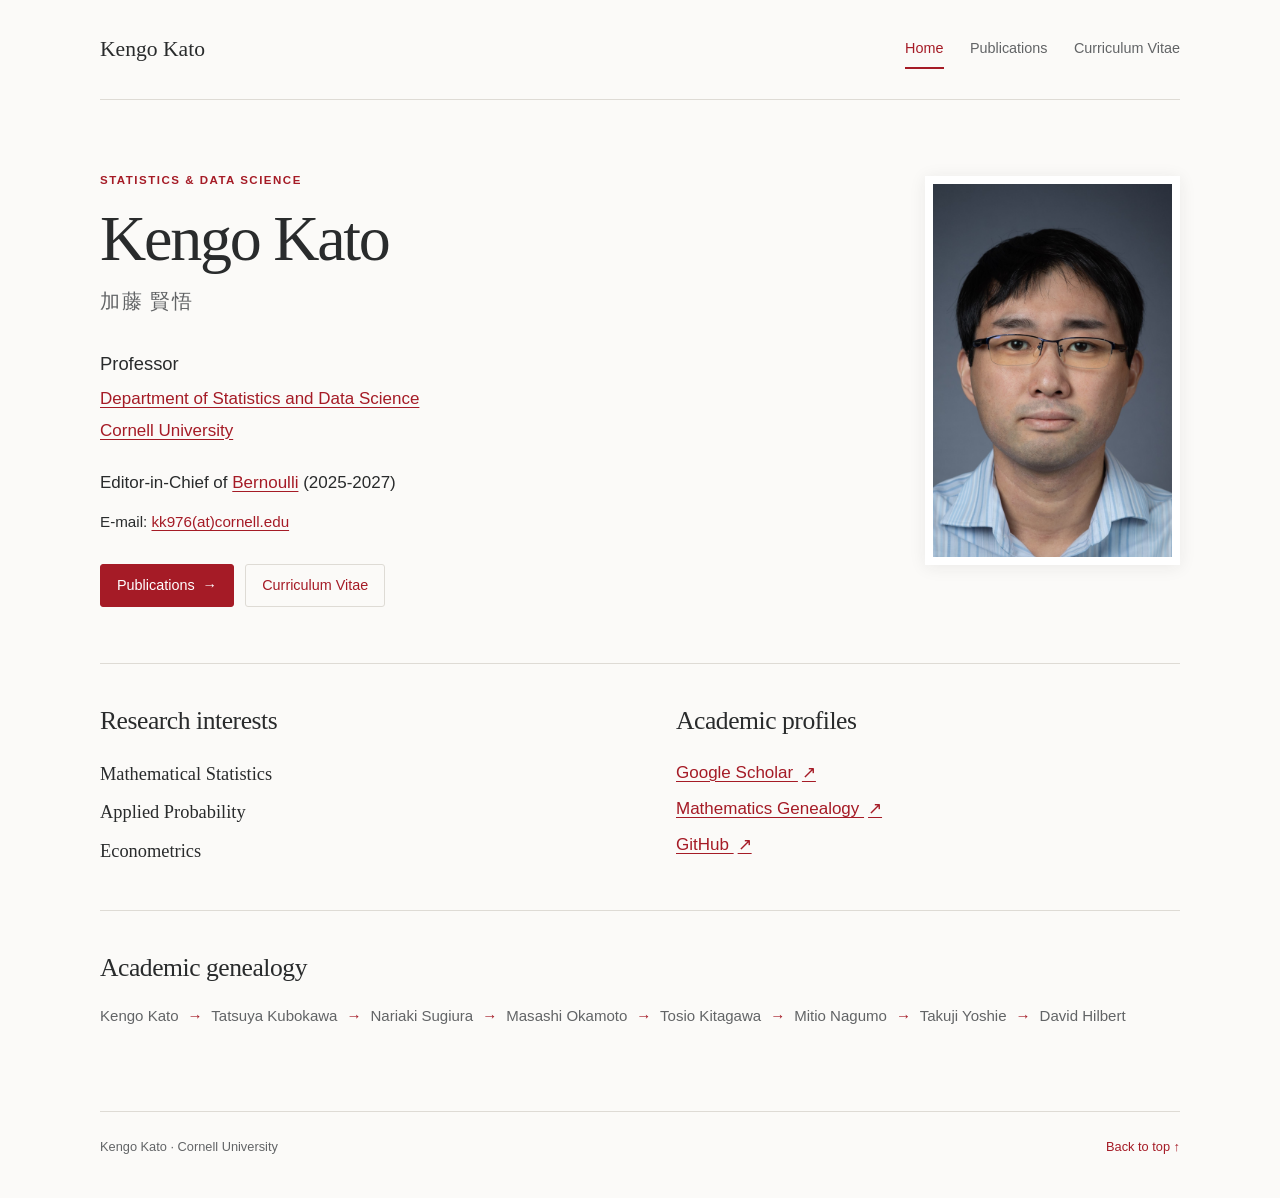
<file: index.html>
<!doctype html>
<html lang="en">
<head>
  <meta charset="utf-8">
  <meta name="viewport" content="width=device-width, initial-scale=1">
  <meta name="description" content="Kengo Kato, Professor in the Department of Statistics and Data Science at Cornell University. Mathematical statistics, applied probability, and econometrics.">
  <meta name="author" content="Kengo Kato">
  <meta name="theme-color" content="#a51b26">
  <title>Kengo Kato | Cornell University</title>
  <link rel="stylesheet" href="assets/css/style.css">
</head>
<body id="top">
  <a class="skip-link" href="#main-content">Skip to main content</a>
  <header class="site-header container">
    <a class="site-name" href="index.html">Kengo Kato</a>
    <nav class="site-nav" aria-label="Main navigation">
      <ul>
          <li><a href="index.html" aria-current="page">Home</a></li>
          <li><a href="publications.html">Publications</a></li>
          <li><a href="cv.html">Curriculum Vitae</a></li>
      </ul>
    </nav>
  </header>
  <main id="main-content" class="container" tabindex="-1">
    <section class="profile" aria-labelledby="profile-name">
      <div>
        <p class="eyebrow">Statistics &amp; Data Science</p>
        <h1 id="profile-name">Kengo Kato</h1>
        <p class="japanese-name" lang="ja">加藤 賢悟</p>
        <div class="position">
          <p class="role">Professor</p>
          <p><a href="https://stat.cornell.edu/">Department of Statistics and Data Science</a></p>
          <p><a href="https://www.cornell.edu/">Cornell University</a></p>
        </div>
        <p class="editorial">Editor-in-Chief of <a href="https://www.bernoullisociety.org/publications/bernoulli-journal">Bernoulli</a> (2025-2027)</p>
        <p class="contact">E-mail: <a href="mailto:kk976@cornell.edu">kk976(at)cornell.edu</a></p>
        <div class="home-actions">
          <a class="button" href="publications.html">Publications <span class="text-arrow" aria-hidden="true">→</span></a>
          <a class="button button-secondary" href="cv.html">Curriculum Vitae</a>
        </div>
      </div>
      <figure class="portrait">
        <img src="assets/images/kengo-kato.jpg" alt="Kengo Kato" width="1280" height="1997" fetchpriority="high">
      </figure>
    </section>

    <div class="home-details">
      <section aria-labelledby="research-interests">
        <h2 id="research-interests">Research interests</h2>
        <ul class="research-areas">
          <li>Mathematical Statistics</li>
          <li>Applied Probability</li>
          <li>Econometrics</li>
        </ul>
      </section>
      <section aria-labelledby="academic-profiles">
        <h2 id="academic-profiles">Academic profiles</h2>
        <ul class="profile-links">
          <li><a href="https://scholar.google.com/citations?user=m6pbDsoAAAAJ&amp;hl=en">Google Scholar <span class="text-arrow" aria-hidden="true">↗</span></a></li>
          <li><a href="http://genealogy.math.ndsu.nodak.edu/id.php?id=141547">Mathematics Genealogy <span class="text-arrow" aria-hidden="true">↗</span></a></li>
          <li><a href="https://github.com/kkatostat">GitHub <span class="text-arrow" aria-hidden="true">↗</span></a></li>
        </ul>
      </section>
    </div>
    <section class="genealogy" aria-labelledby="academic-genealogy">
      <h2 id="academic-genealogy">Academic genealogy</h2>
      <p><span class="person">Kengo Kato</span> <span class="separator" aria-hidden="true">→</span> <span class="person">Tatsuya Kubokawa</span> <span class="separator" aria-hidden="true">→</span> <span class="person">Nariaki Sugiura</span> <span class="separator" aria-hidden="true">→</span> <span class="person">Masashi Okamoto</span> <span class="separator" aria-hidden="true">→</span> <span class="person">Tosio Kitagawa</span> <span class="separator" aria-hidden="true">→</span> <span class="person">Mitio Nagumo</span> <span class="separator" aria-hidden="true">→</span> <span class="person">Takuji Yoshie</span> <span class="separator" aria-hidden="true">→</span> <span class="person">David Hilbert</span> </p>
    </section>
  </main>
  <footer class="site-footer container">
    <p>Kengo Kato <span aria-hidden="true">·</span> Cornell University</p>
    <a href="#top">Back to top <span aria-hidden="true">↑</span></a>
  </footer>
</body>
</html>
</file>
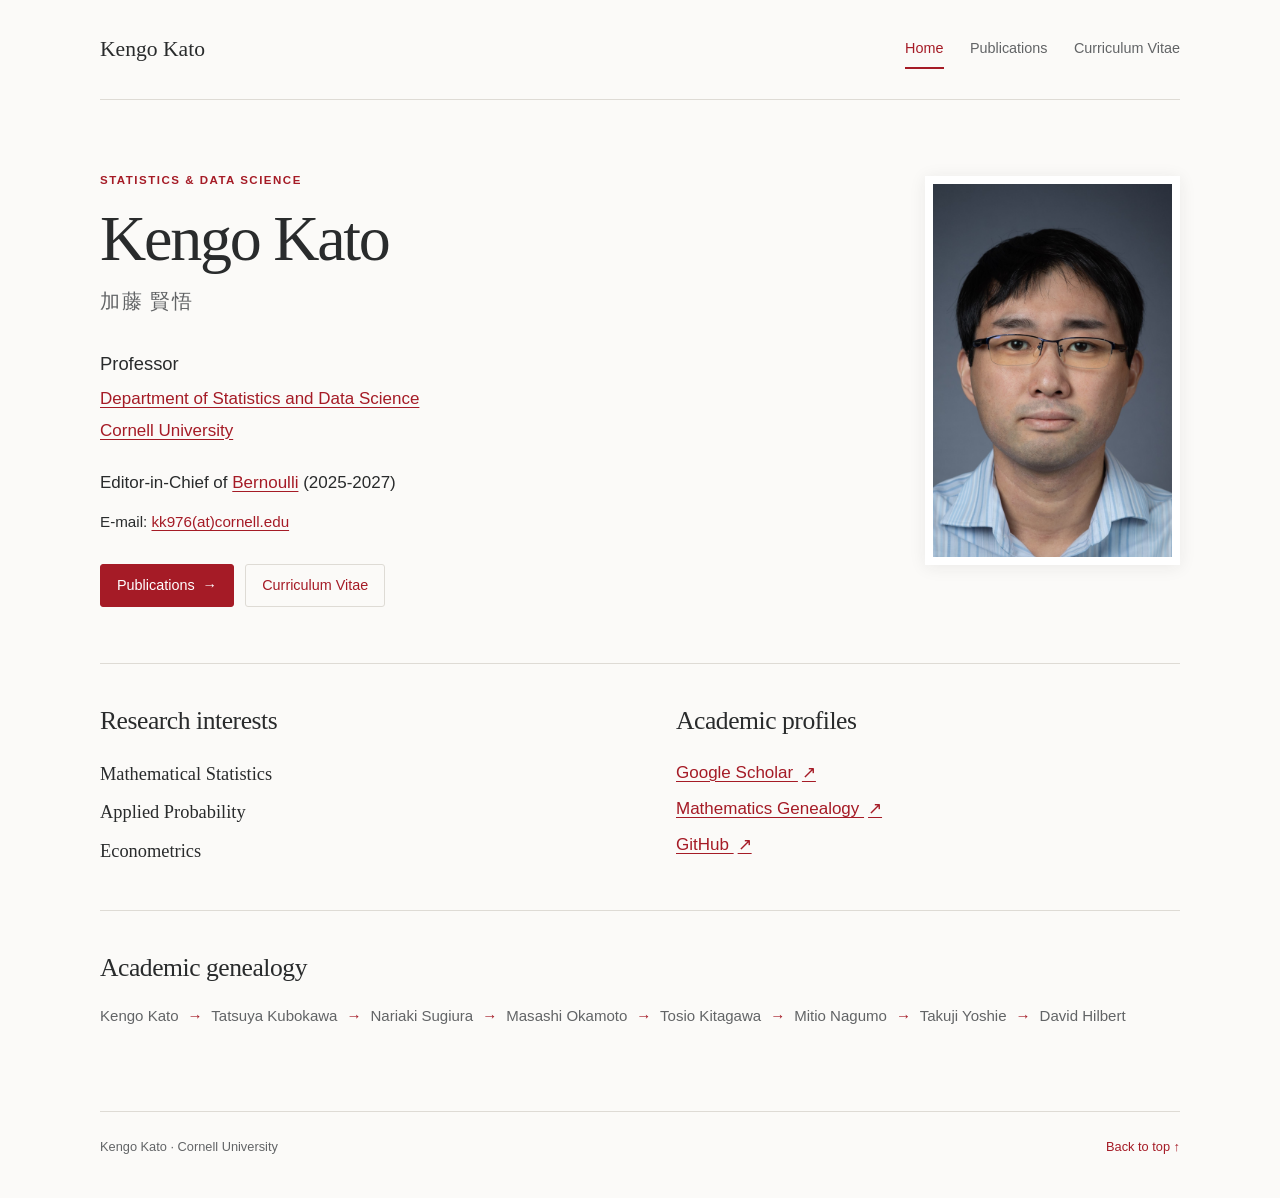
<file: home/index.html>
<!doctype html>
<html lang="en">
<head>
  <meta charset="utf-8">
  <meta name="viewport" content="width=device-width, initial-scale=1">
  <meta name="robots" content="noindex">
  <meta http-equiv="refresh" content="0; url=../index.html">
  <title>Kengo Kato — continue to the webpage</title>
</head>
<body>
  <p><a href="../index.html">Continue to Kengo Kato's webpage.</a></p>
</body>
</html>
</file>
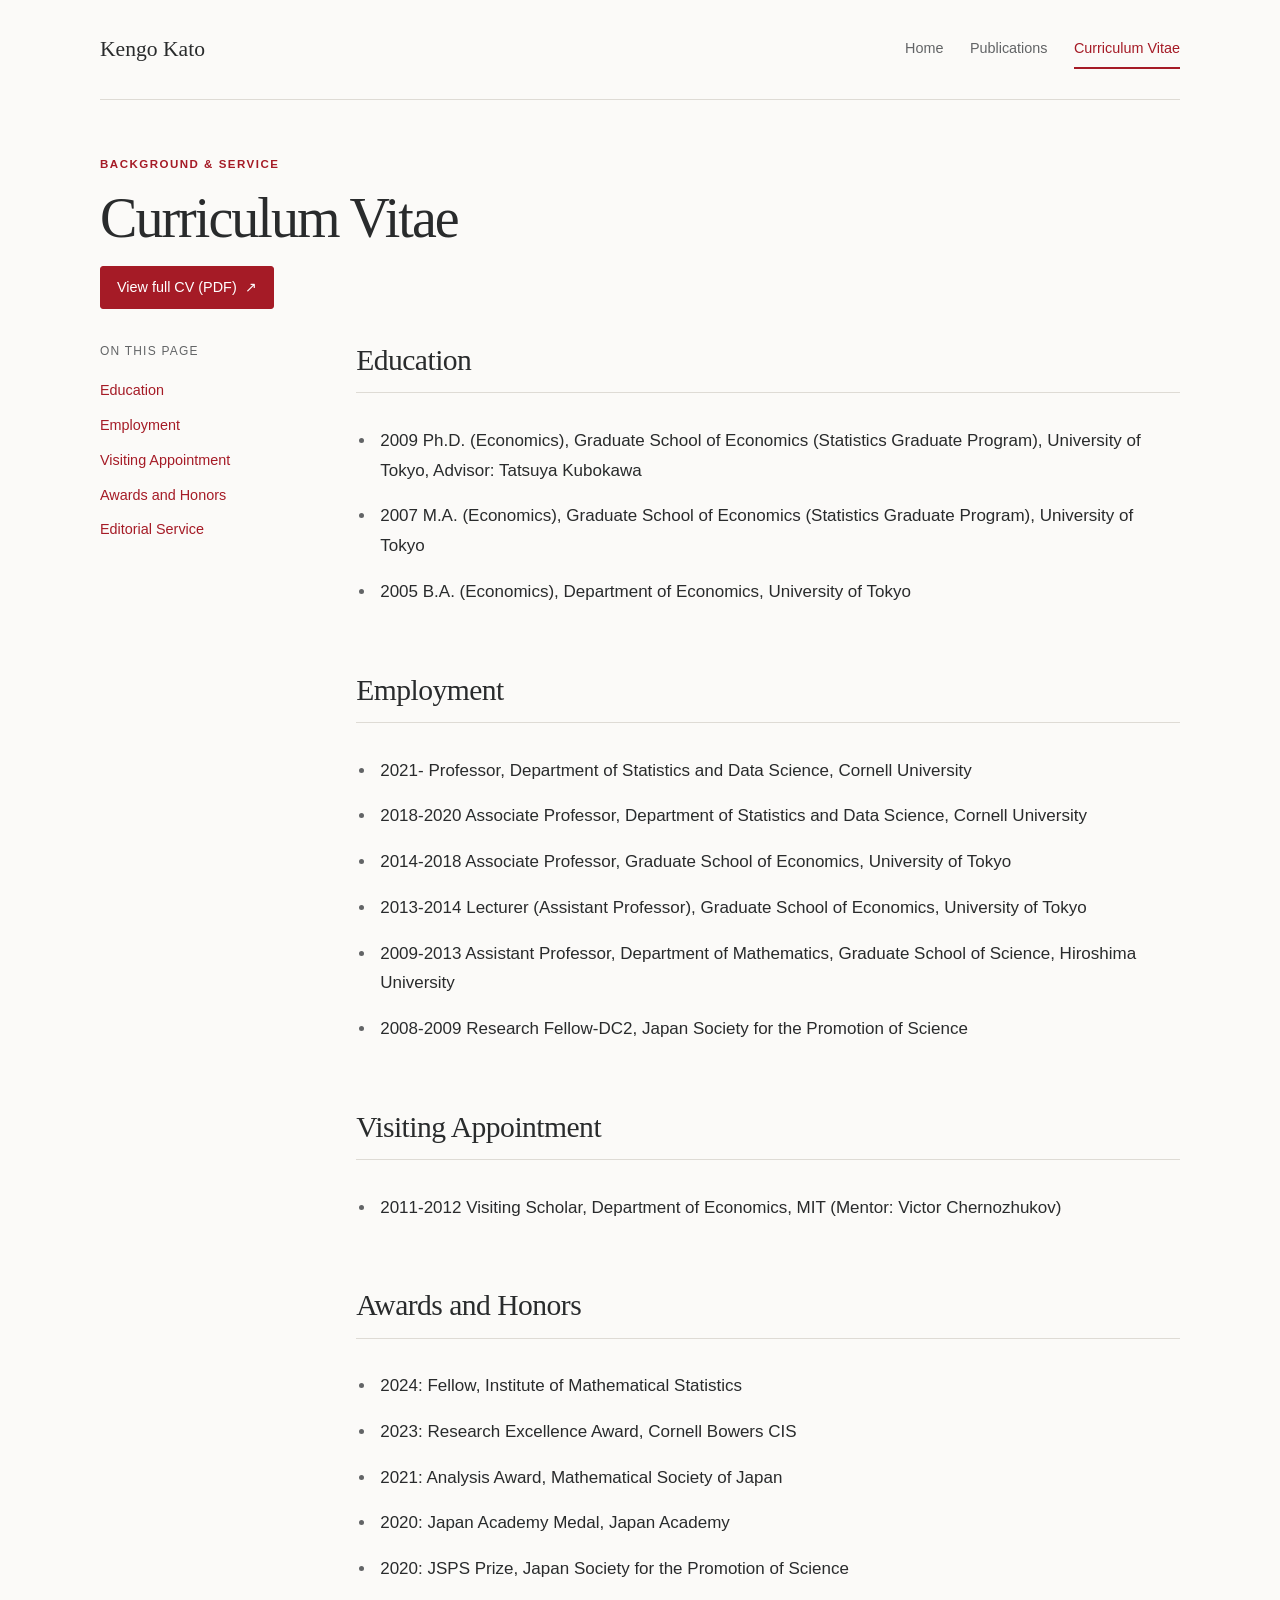
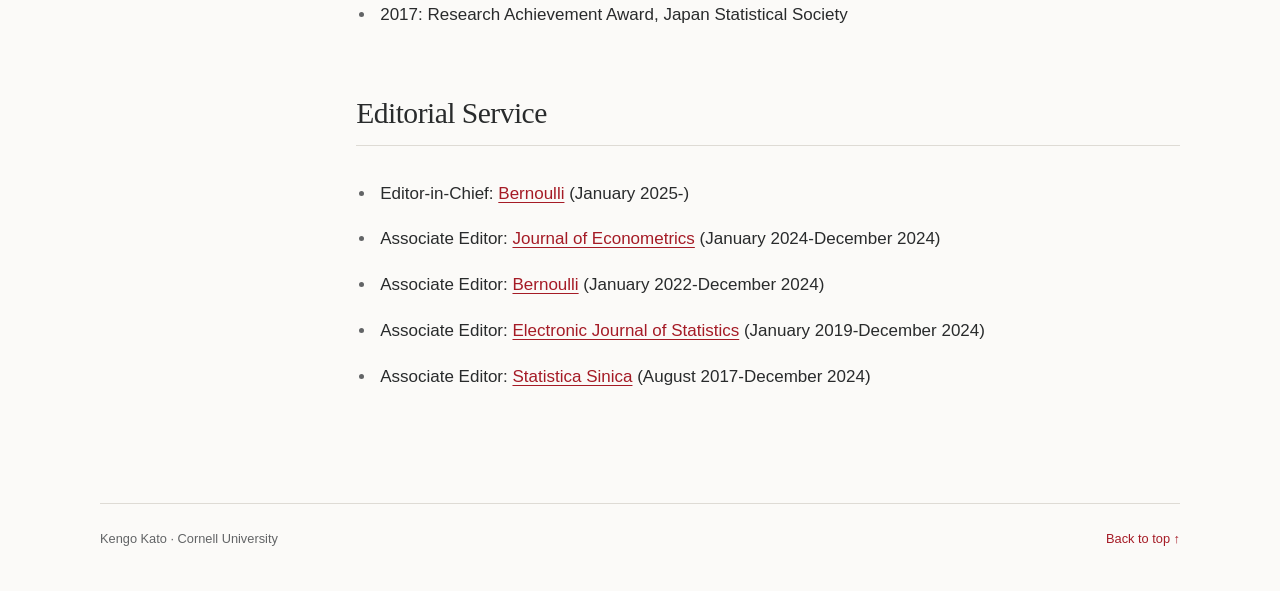
<file: home/cv/index.html>
<!doctype html>
<html lang="en">
<head>
  <meta charset="utf-8">
  <meta name="viewport" content="width=device-width, initial-scale=1">
  <meta name="robots" content="noindex">
  <meta http-equiv="refresh" content="0; url=../../cv.html">
  <title>Kengo Kato — continue to the webpage</title>
</head>
<body>
  <p><a href="../../cv.html">Continue to Kengo Kato's webpage.</a></p>
</body>
</html>
</file>
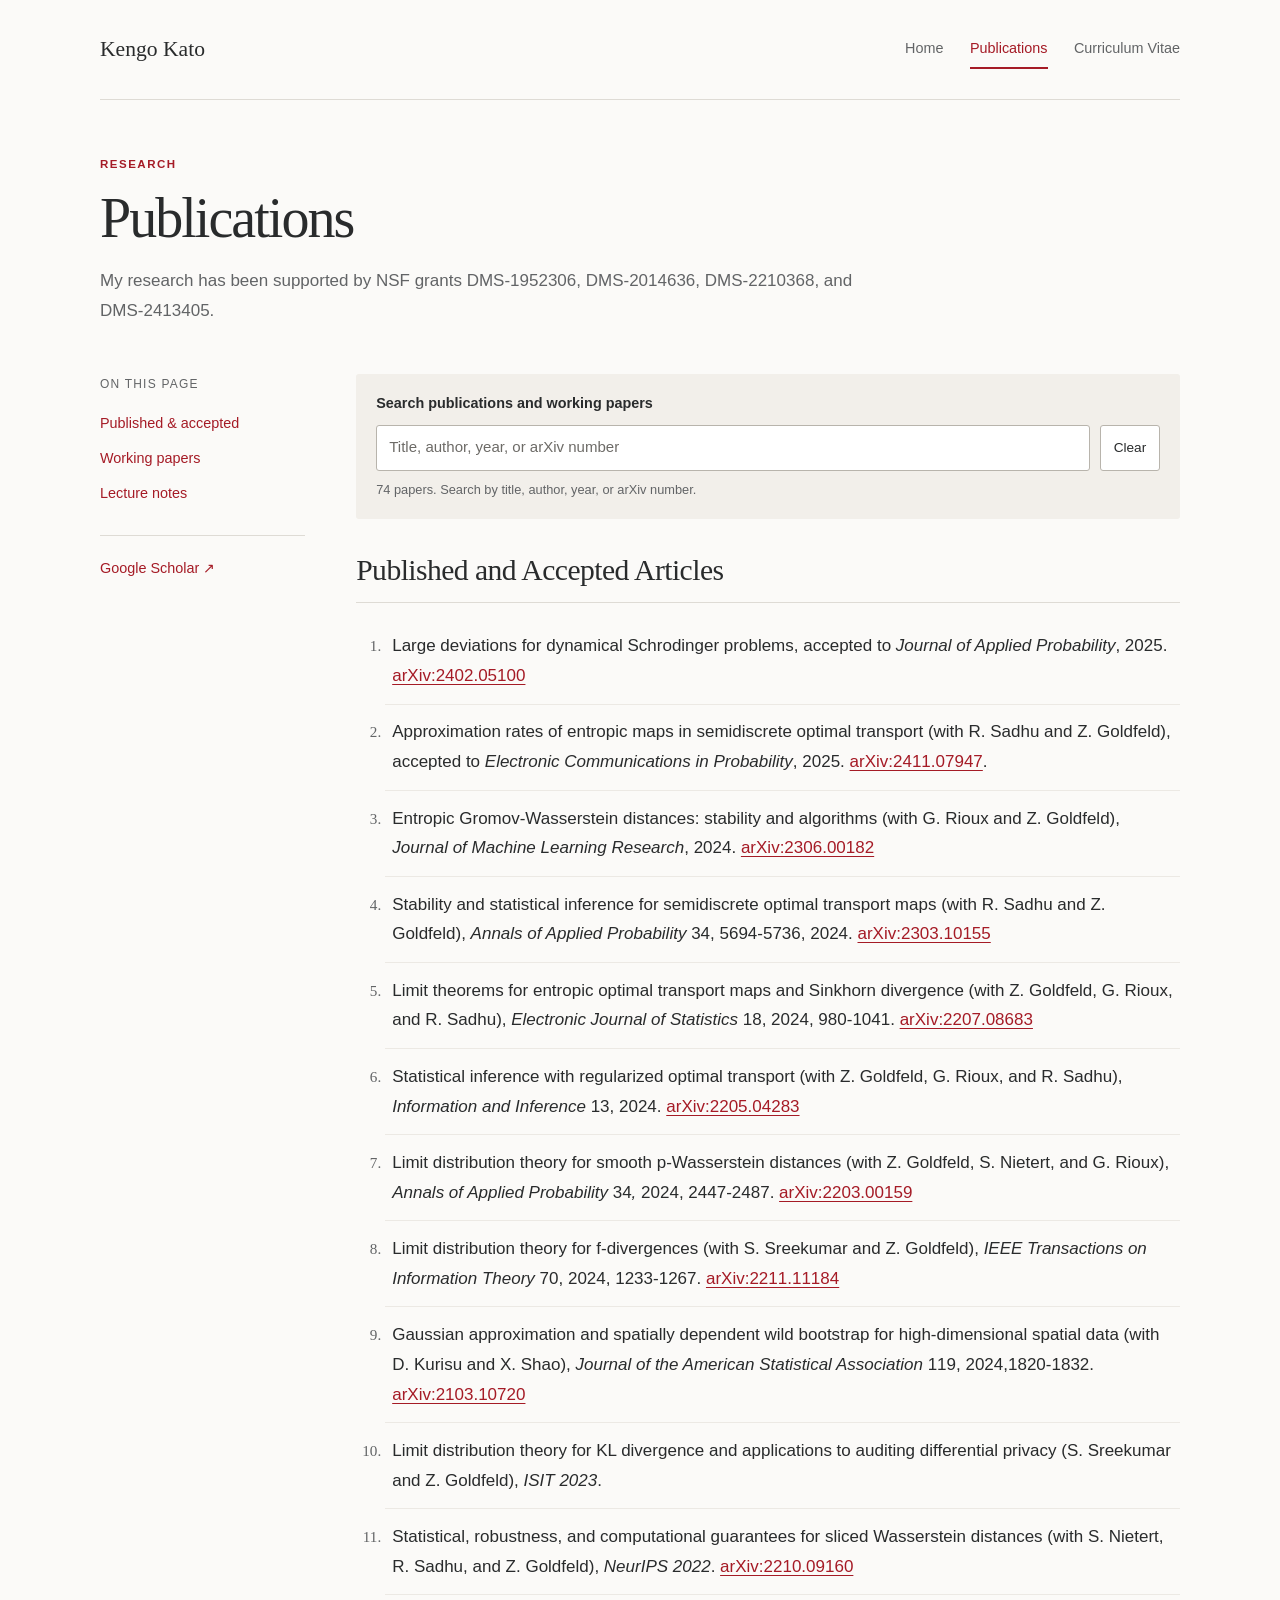
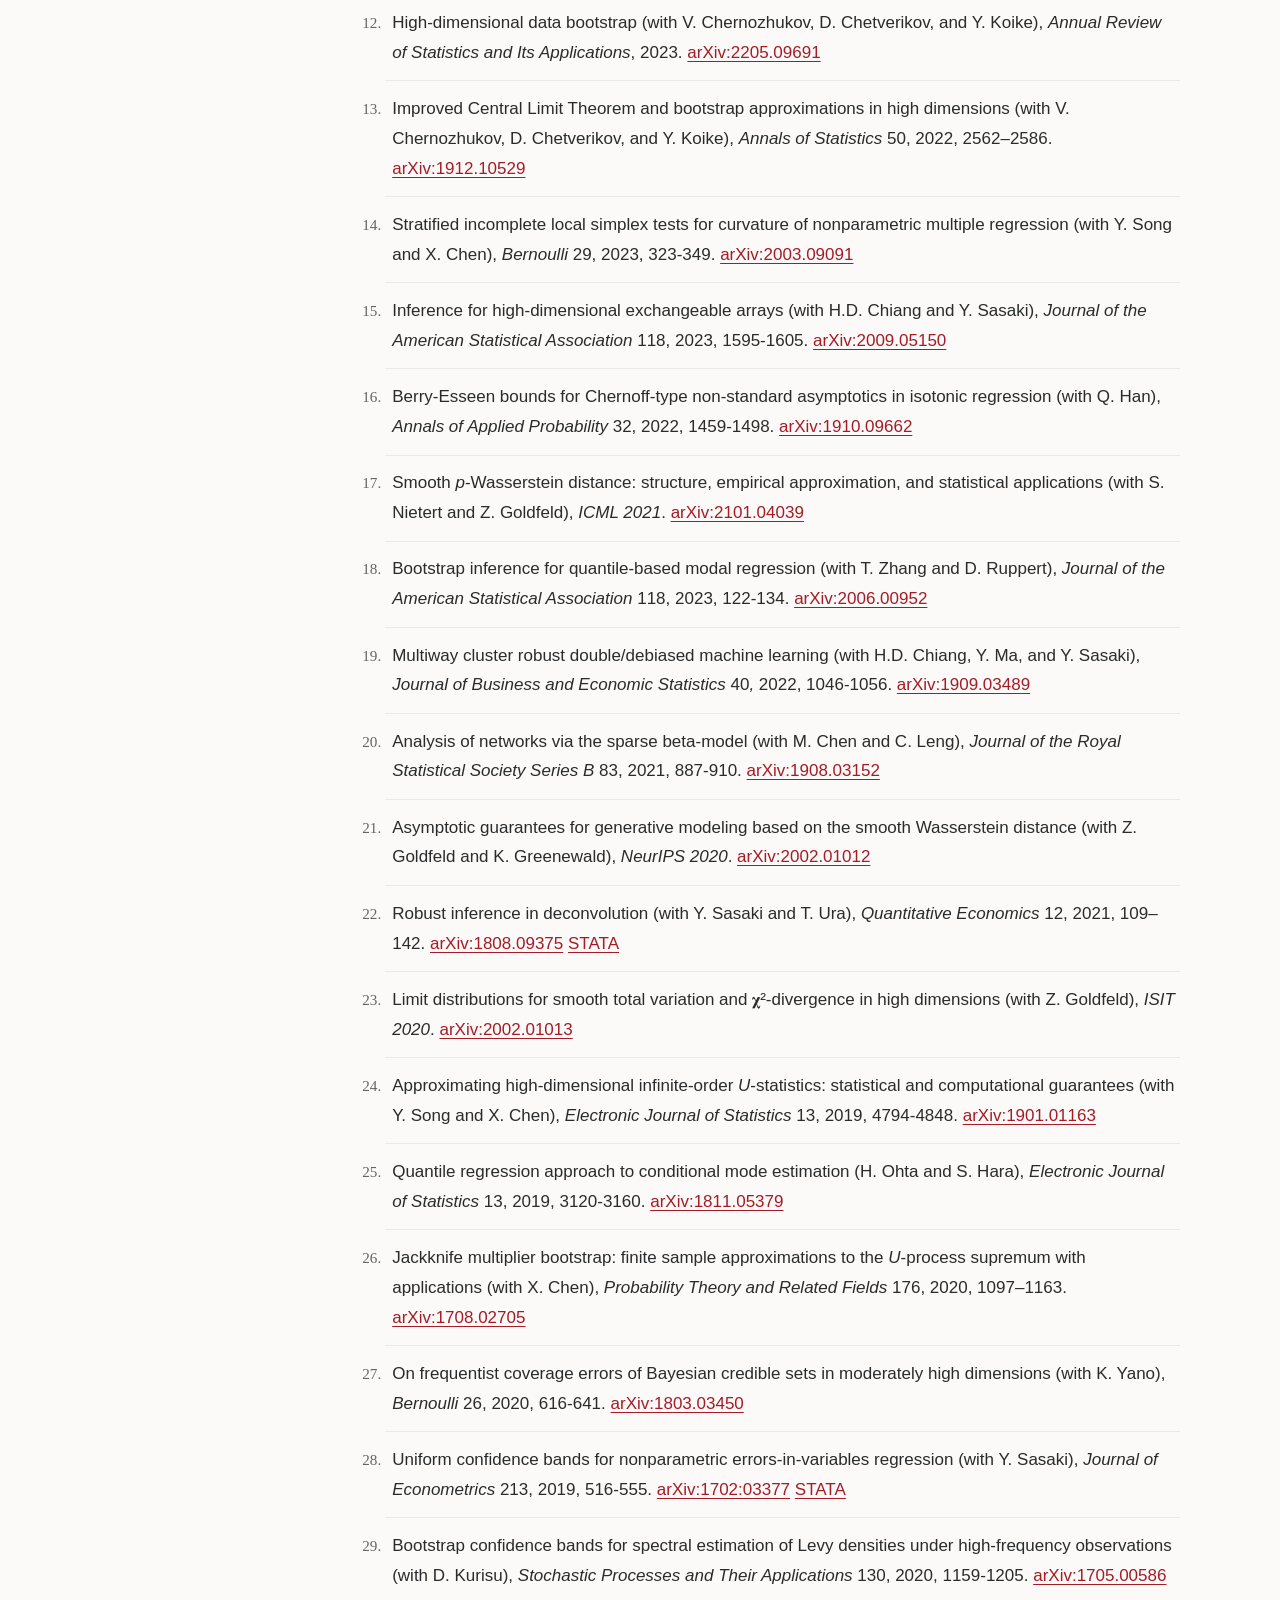
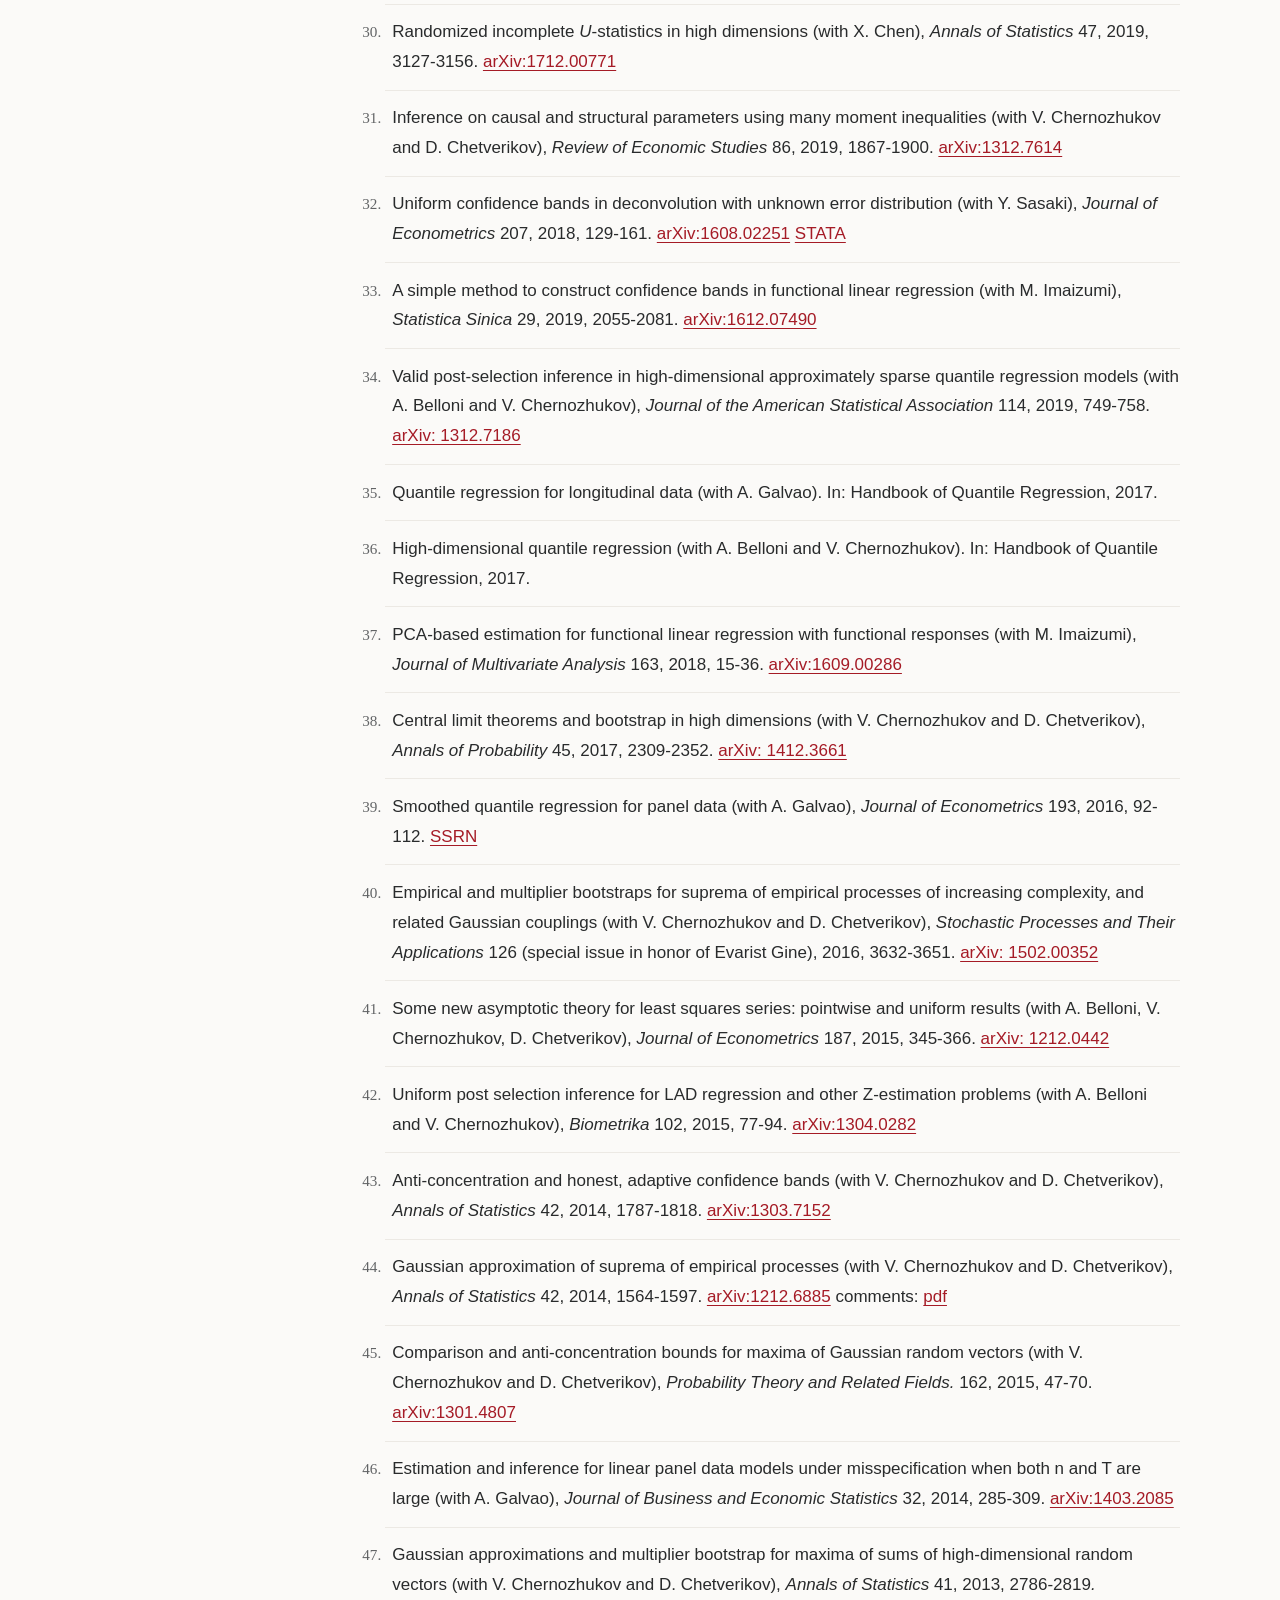
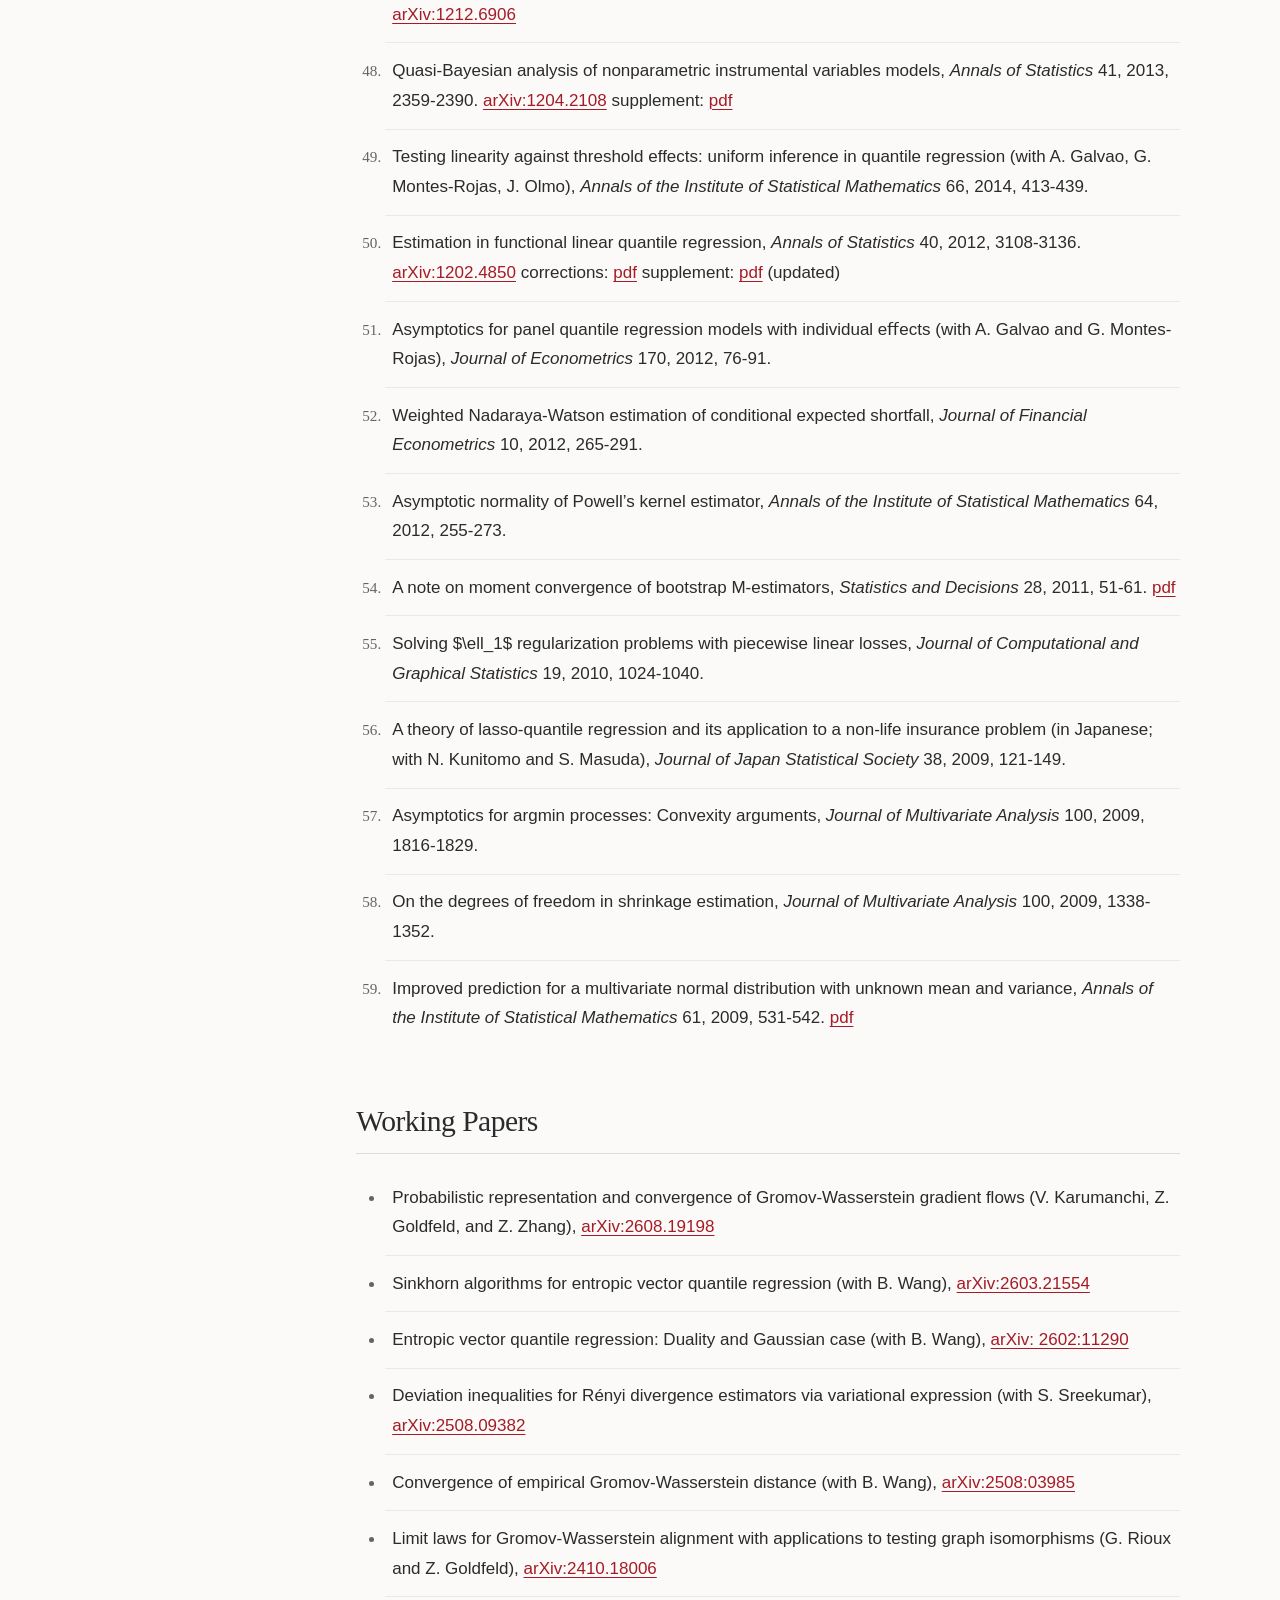
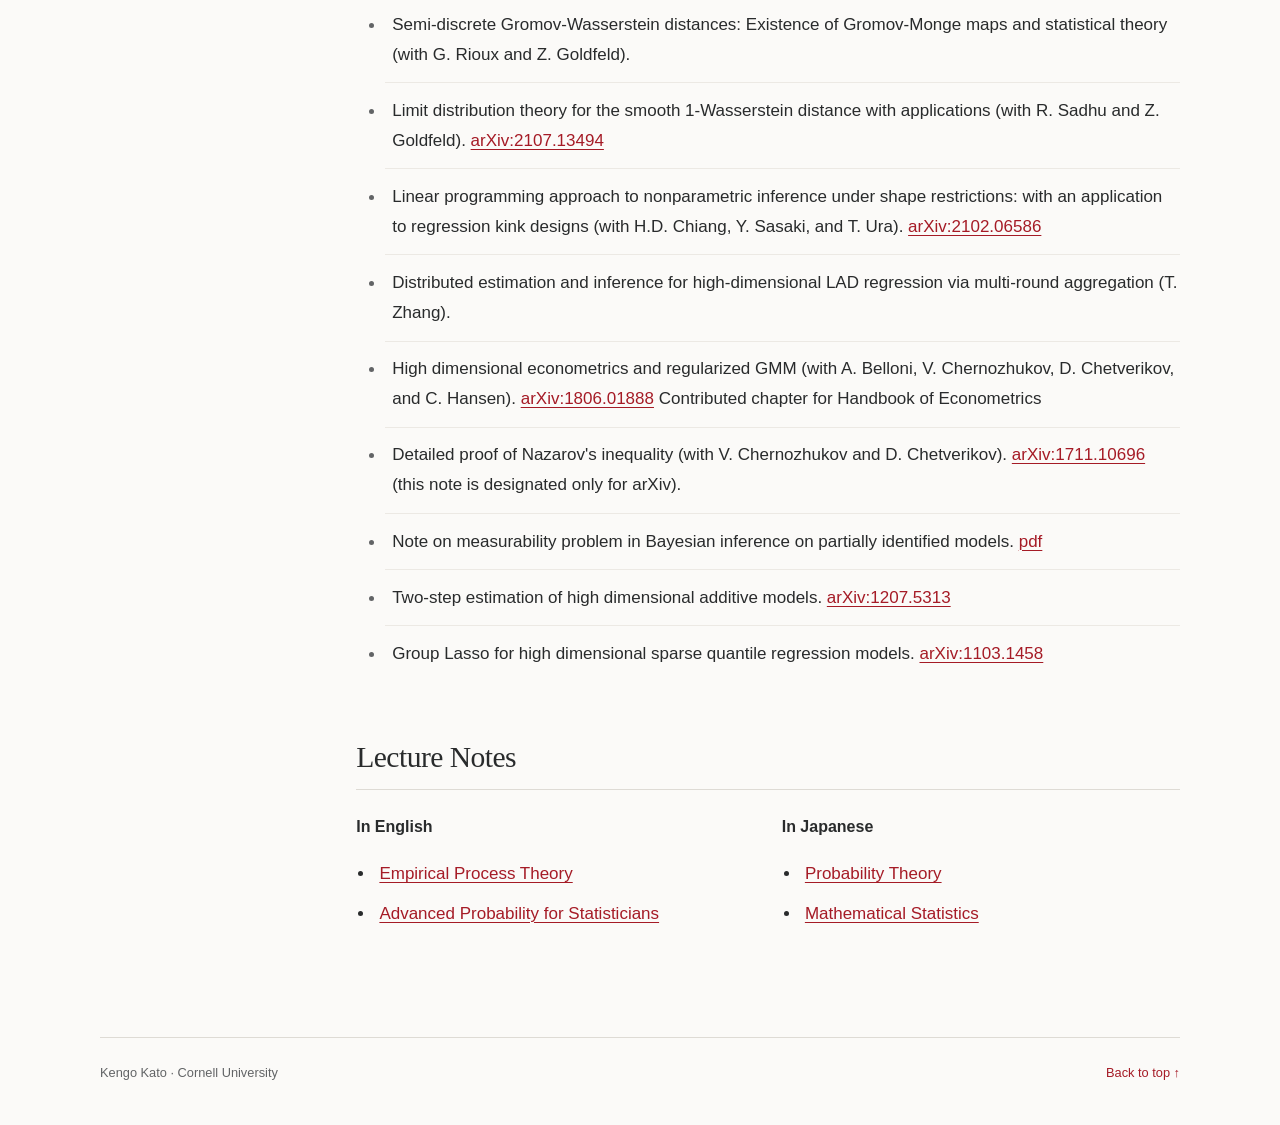
<file: home/research/index.html>
<!doctype html>
<html lang="en">
<head>
  <meta charset="utf-8">
  <meta name="viewport" content="width=device-width, initial-scale=1">
  <meta name="robots" content="noindex">
  <meta http-equiv="refresh" content="0; url=../../publications.html">
  <title>Kengo Kato — continue to the webpage</title>
</head>
<body>
  <p><a href="../../publications.html">Continue to Kengo Kato's webpage.</a></p>
</body>
</html>
</file>
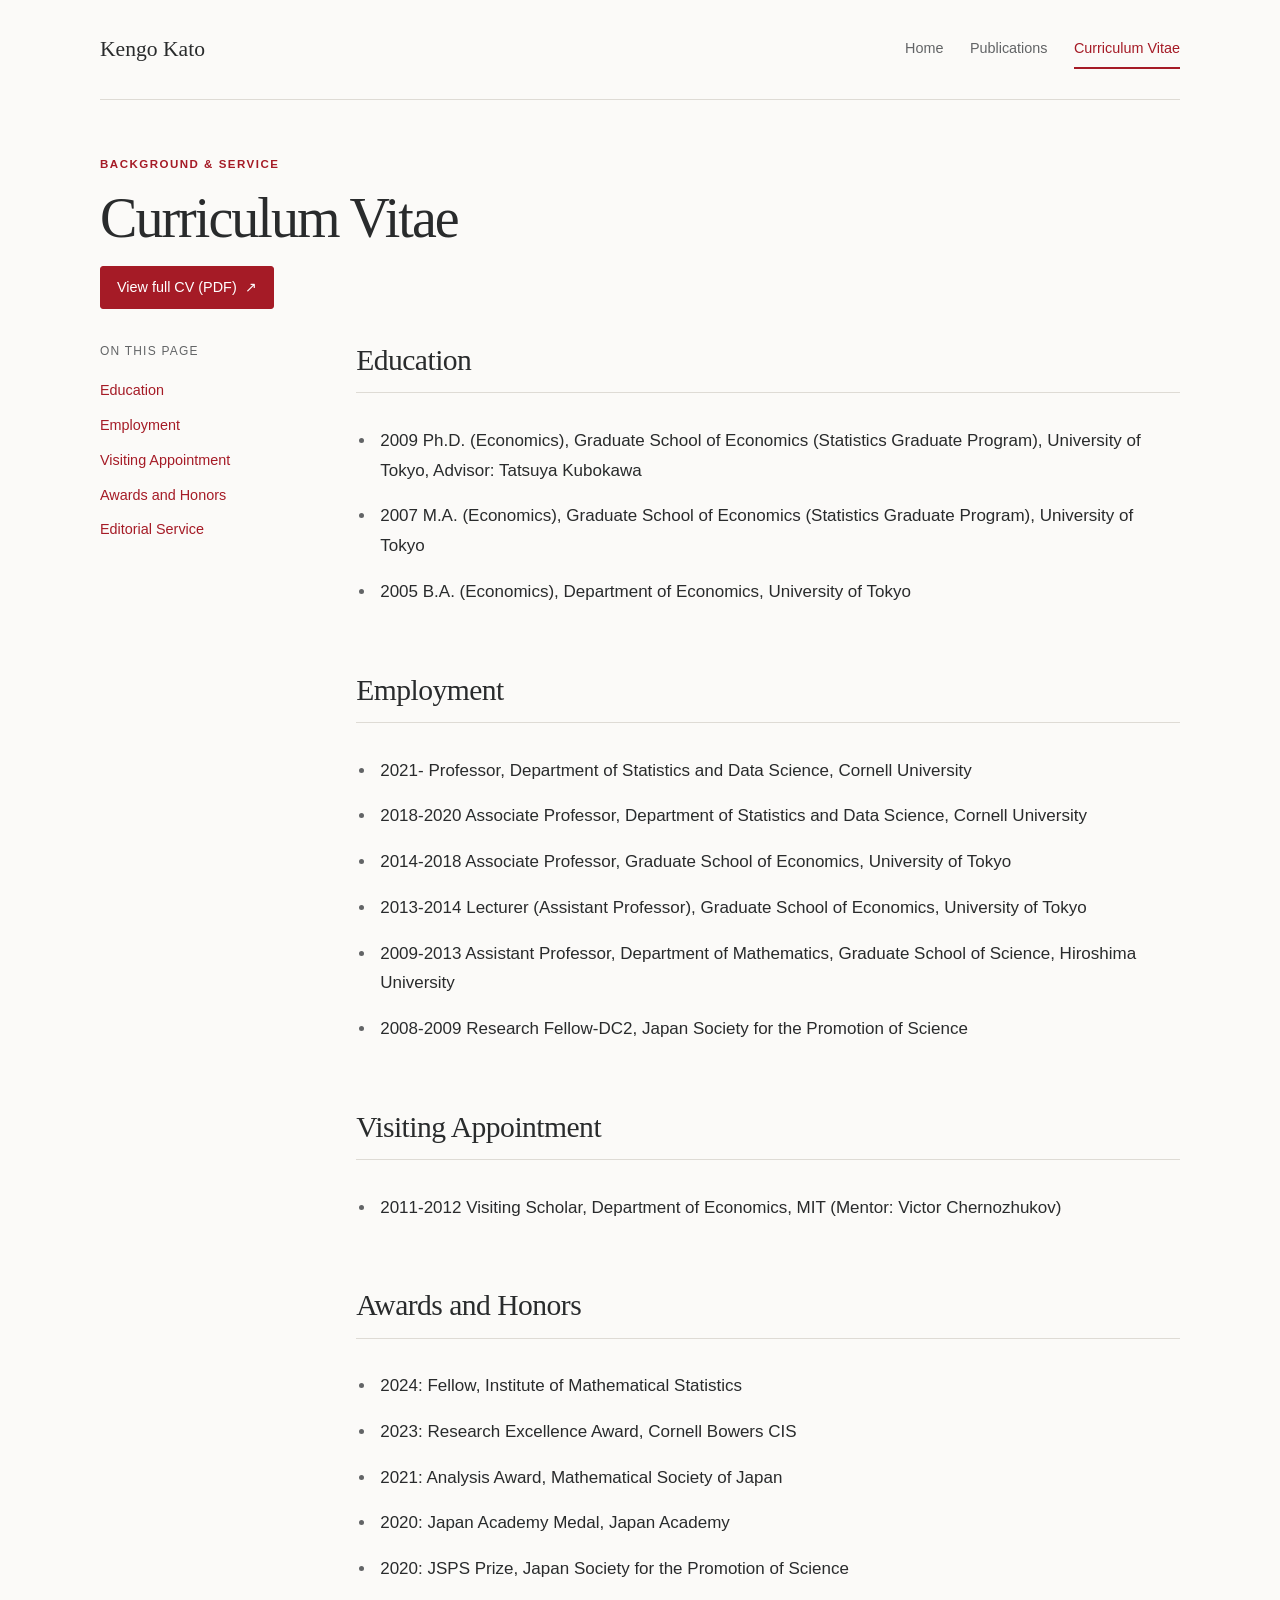
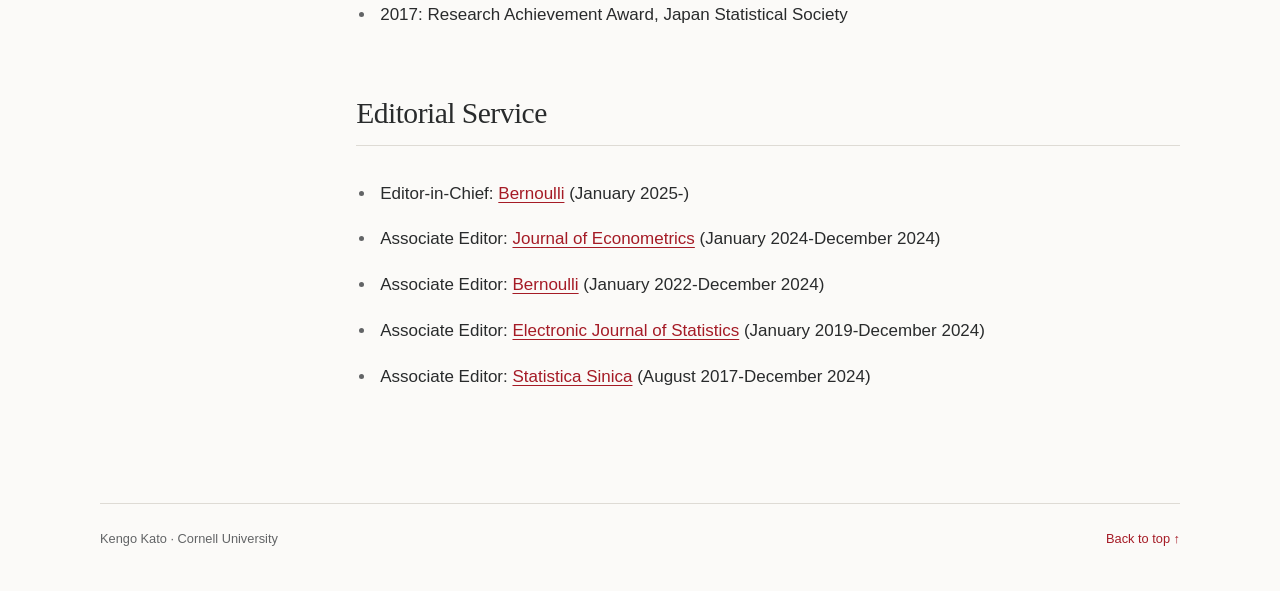
<file: cv.html>
<!doctype html>
<html lang="en">
<head>
  <meta charset="utf-8">
  <meta name="viewport" content="width=device-width, initial-scale=1">
  <meta name="description" content="Education, appointments, awards, editorial service, and full curriculum vitae for Kengo Kato at Cornell University.">
  <meta name="author" content="Kengo Kato">
  <meta name="theme-color" content="#a51b26">
  <title>Curriculum Vitae | Kengo Kato</title>
  <link rel="stylesheet" href="assets/css/style.css">
</head>
<body id="top">
  <a class="skip-link" href="#main-content">Skip to main content</a>
  <header class="site-header container">
    <a class="site-name" href="index.html">Kengo Kato</a>
    <nav class="site-nav" aria-label="Main navigation">
      <ul>
          <li><a href="index.html">Home</a></li>
          <li><a href="publications.html">Publications</a></li>
          <li><a href="cv.html" aria-current="page">Curriculum Vitae</a></li>
      </ul>
    </nav>
  </header>
  <main id="main-content" class="container" tabindex="-1">
    <header class="page-heading">
      <p class="eyebrow">Background &amp; service</p>
      <h1>Curriculum Vitae</h1>
      <a class="button" href="assets/files/kengo-kato-cv.pdf">View full CV (PDF) <span class="text-arrow" aria-hidden="true">↗</span></a>
    </header>
    <div class="content-layout">
      <nav class="section-nav" aria-label="Curriculum vitae sections">
        <h2>On this page</h2>
        <ul>
          <li><a href="#education">Education</a></li>
          <li><a href="#employment">Employment</a></li>
          <li><a href="#visiting-appointment">Visiting Appointment</a></li>
          <li><a href="#awards-and-honors">Awards and Honors</a></li>
          <li><a href="#editorial-service">Editorial Service</a></li>
        </ul>
      </nav>
      <div>
        <section id="education" class="content-section" aria-labelledby="education-heading">
          <h2 id="education-heading">Education</h2>
          <ul class="cv-list">
            <li><p>2009 Ph.D. (Economics), Graduate School of Economics (Statistics Graduate Program), University of Tokyo, Advisor: Tatsuya Kubokawa</p></li>
            <li><p>2007 M.A. (Economics), Graduate School of Economics (Statistics Graduate Program), University of Tokyo</p></li>
            <li><p>2005 B.A. (Economics), Department of Economics, University of Tokyo </p></li>
          </ul>
        </section>
        <section id="employment" class="content-section" aria-labelledby="employment-heading">
          <h2 id="employment-heading">Employment</h2>
          <ul class="cv-list">
            <li><p>2021- Professor, Department of Statistics and Data Science, Cornell University</p></li>
            <li><p>2018-2020 Associate Professor, Department of Statistics and Data Science, Cornell University</p></li>
            <li><p>2014-2018 Associate Professor, Graduate School of Economics, University of Tokyo</p></li>
            <li><p>2013-2014 Lecturer (Assistant Professor), Graduate School of Economics, University of Tokyo</p></li>
            <li><p>2009-2013 Assistant Professor, Department of Mathematics, Graduate School of Science, Hiroshima University</p></li>
            <li><p>2008-2009 Research Fellow-DC2, Japan Society for the Promotion of Science</p></li>
          </ul>
        </section>
        <section id="visiting-appointment" class="content-section" aria-labelledby="visiting-appointment-heading">
          <h2 id="visiting-appointment-heading">Visiting Appointment</h2>
          <ul class="cv-list">
            <li><p>2011-2012 Visiting Scholar, Department of Economics, MIT (Mentor: Victor Chernozhukov)</p></li>
          </ul>
        </section>
        <section id="awards-and-honors" class="content-section" aria-labelledby="awards-and-honors-heading">
          <h2 id="awards-and-honors-heading">Awards and Honors</h2>
          <ul class="cv-list">
            <li><p>2024: Fellow, Institute of Mathematical Statistics</p></li>
            <li><p>2023: Research Excellence Award, Cornell Bowers CIS</p></li>
            <li><p>2021: Analysis Award, Mathematical Society of Japan</p></li>
            <li><p>2020: Japan Academy Medal, Japan Academy</p></li>
            <li><p>2020: JSPS Prize, Japan Society for the Promotion of Science</p></li>
            <li><p>2017: Research Achievement Award, Japan Statistical Society</p></li>
          </ul>
        </section>
        <section id="editorial-service" class="content-section" aria-labelledby="editorial-service-heading">
          <h2 id="editorial-service-heading">Editorial Service</h2>
          <ul class="cv-list">
            <li><p>Editor-in-Chief: <a href="https://www.bernoullisociety.org/publications/bernoulli-journal">Bernoulli</a> (January 2025-)</p></li>
            <li><p>Associate Editor: <a href="https://www.sciencedirect.com/journal/journal-of-econometrics">Journal of Econometrics</a> (January 2024-December 2024)</p></li>
            <li><p>Associate Editor: <a href="https://www.bernoullisociety.org/publications/bernoulli-journal">Bernoulli</a> (January 2022-December 2024)</p></li>
            <li><p>Associate Editor: <a href="https://imstat.org/journals-and-publications/electronic-journal-of-statistics/">Electronic Journal of Statistics</a> (January 2019-December 2024)</p></li>
            <li><p>Associate Editor: <a href="https://www3.stat.sinica.edu.tw/statistica/">Statistica Sinica</a> (August 2017-December 2024) </p></li>
          </ul>
        </section>
      </div>
    </div>
  </main>
  <footer class="site-footer container">
    <p>Kengo Kato <span aria-hidden="true">·</span> Cornell University</p>
    <a href="#top">Back to top <span aria-hidden="true">↑</span></a>
  </footer>
</body>
</html>
</file>
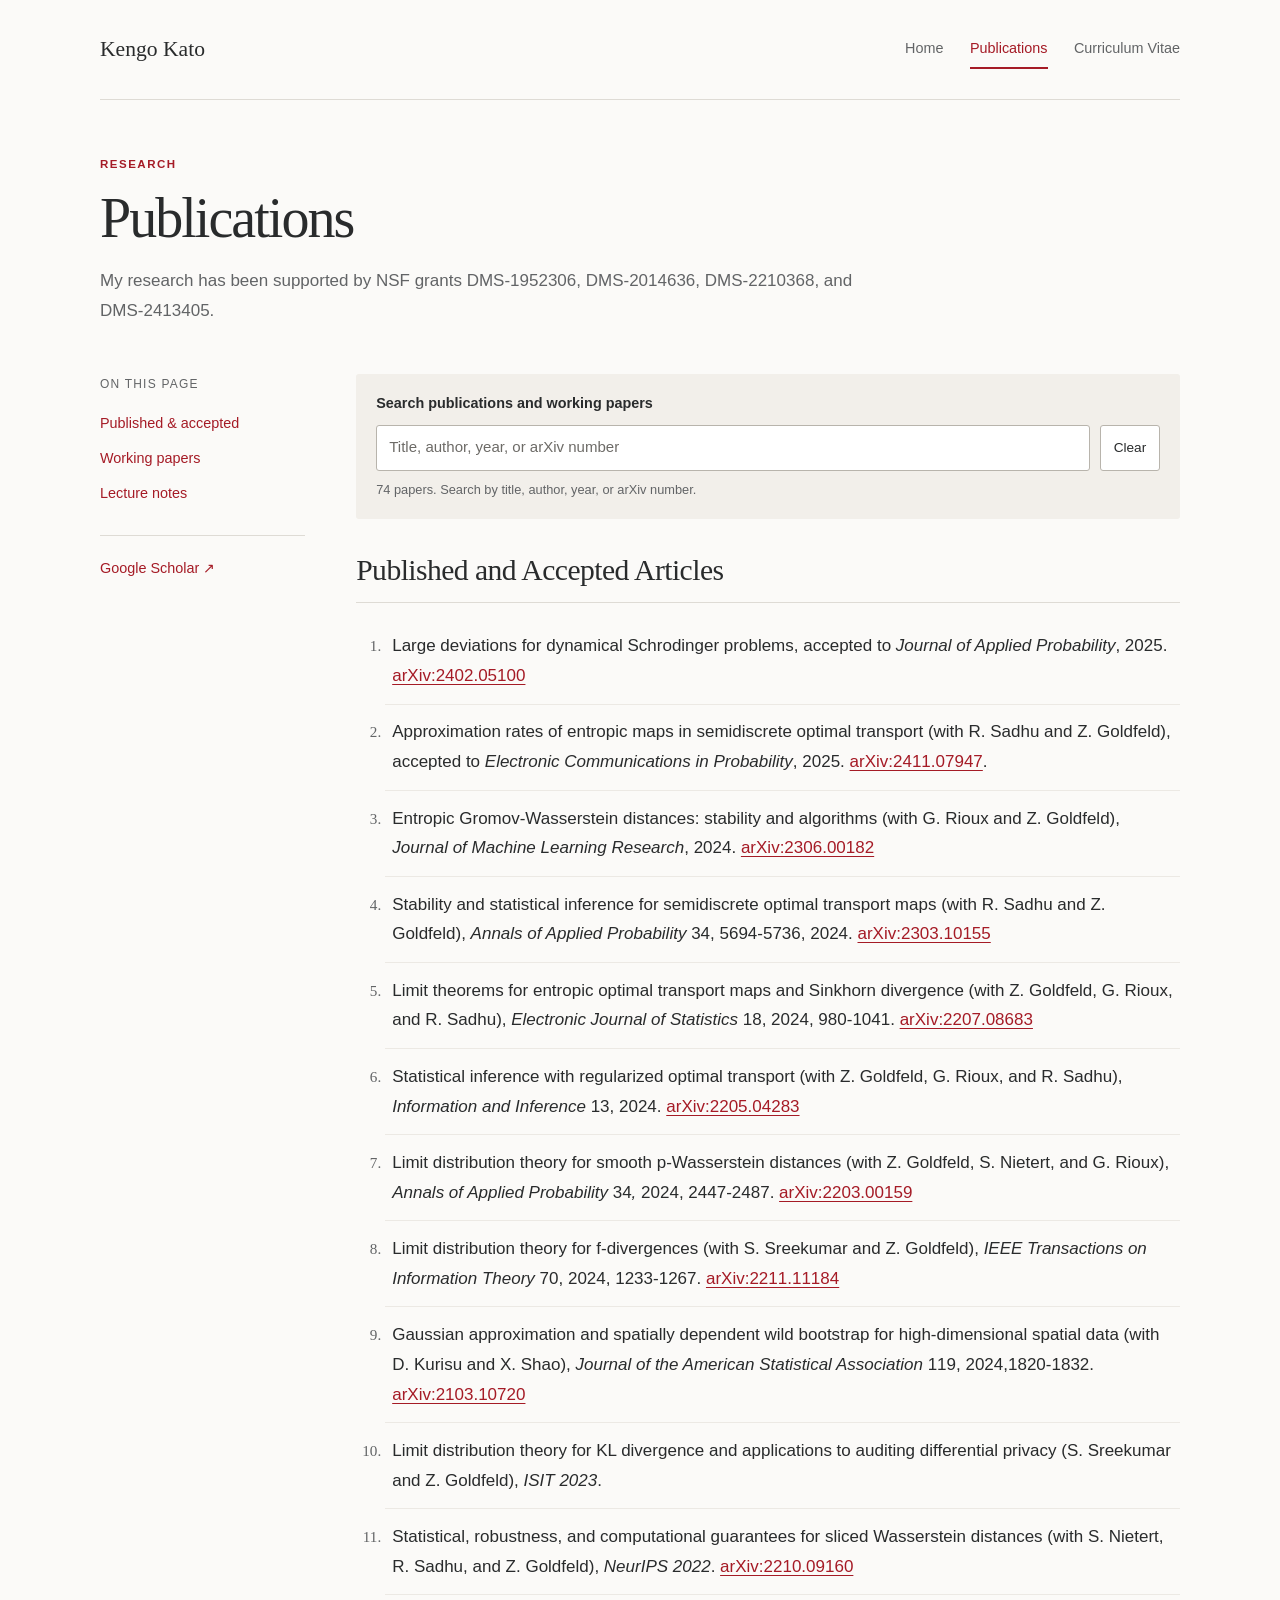
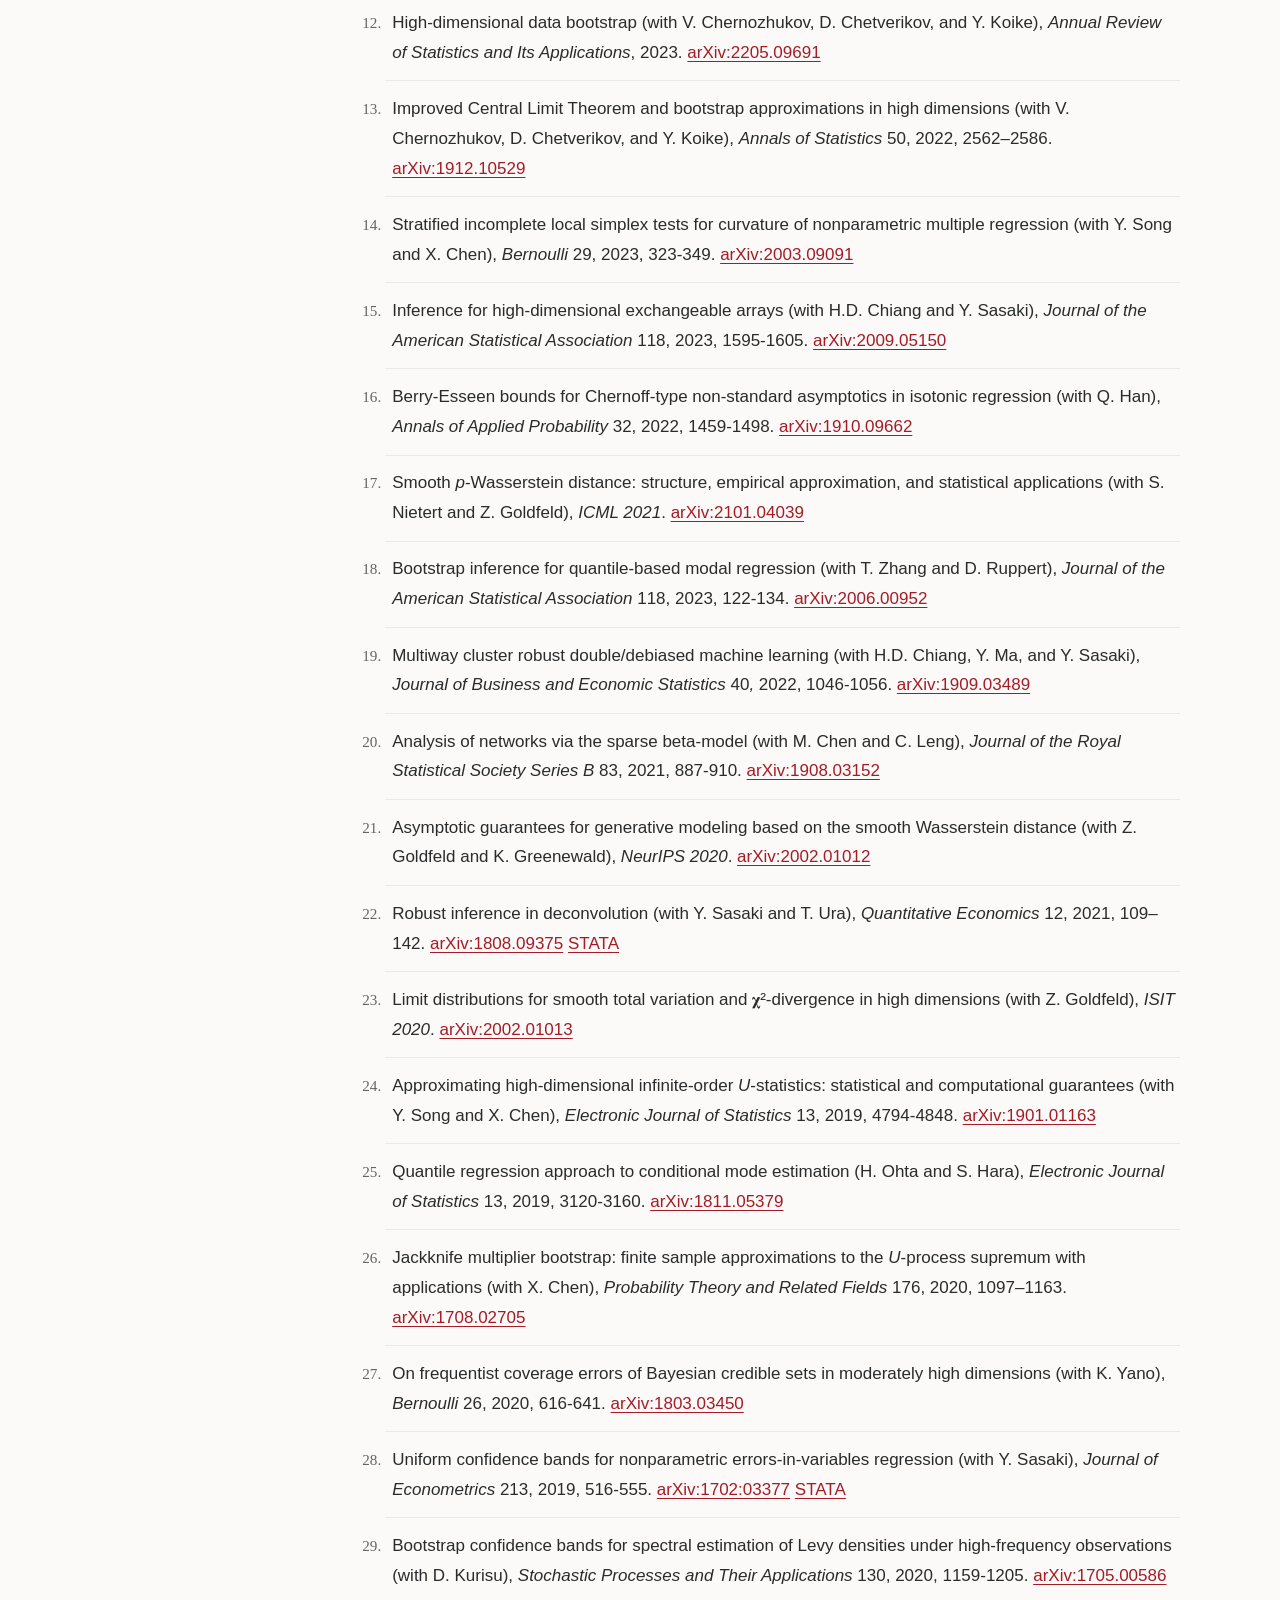
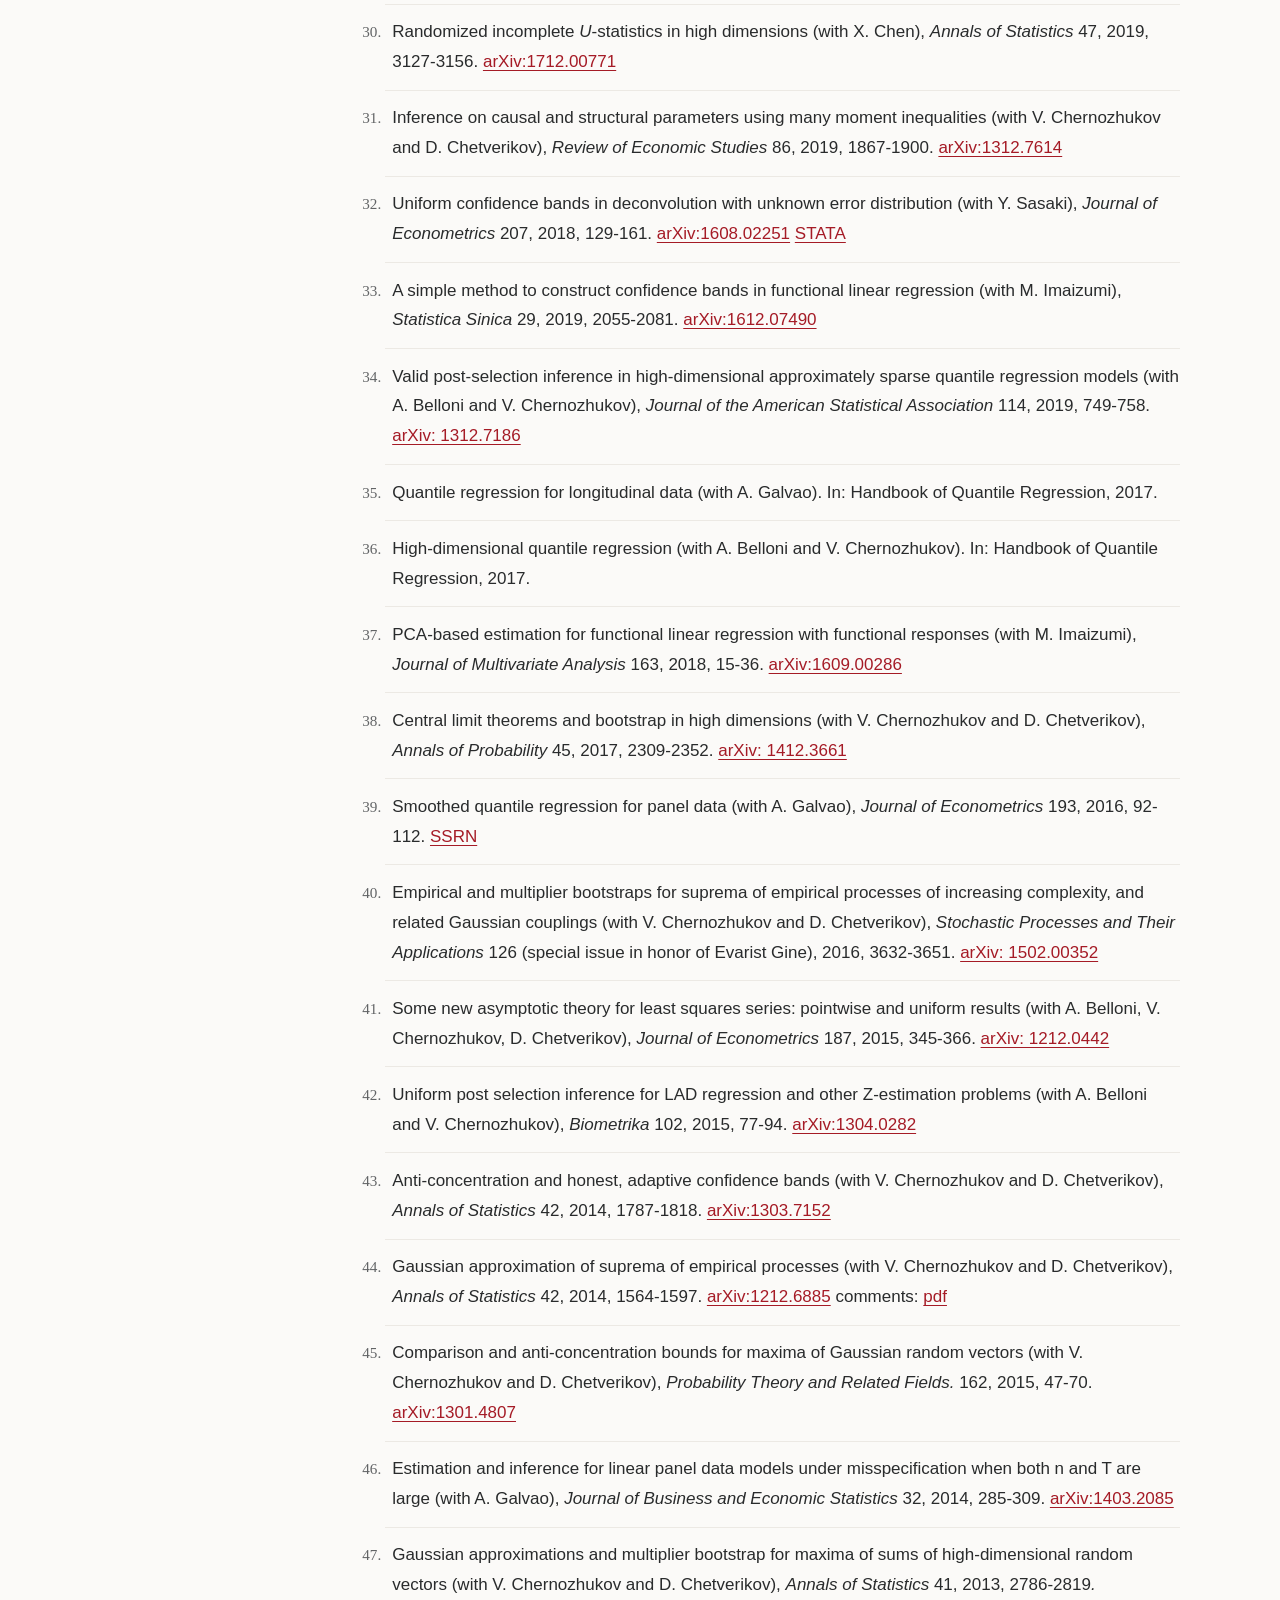
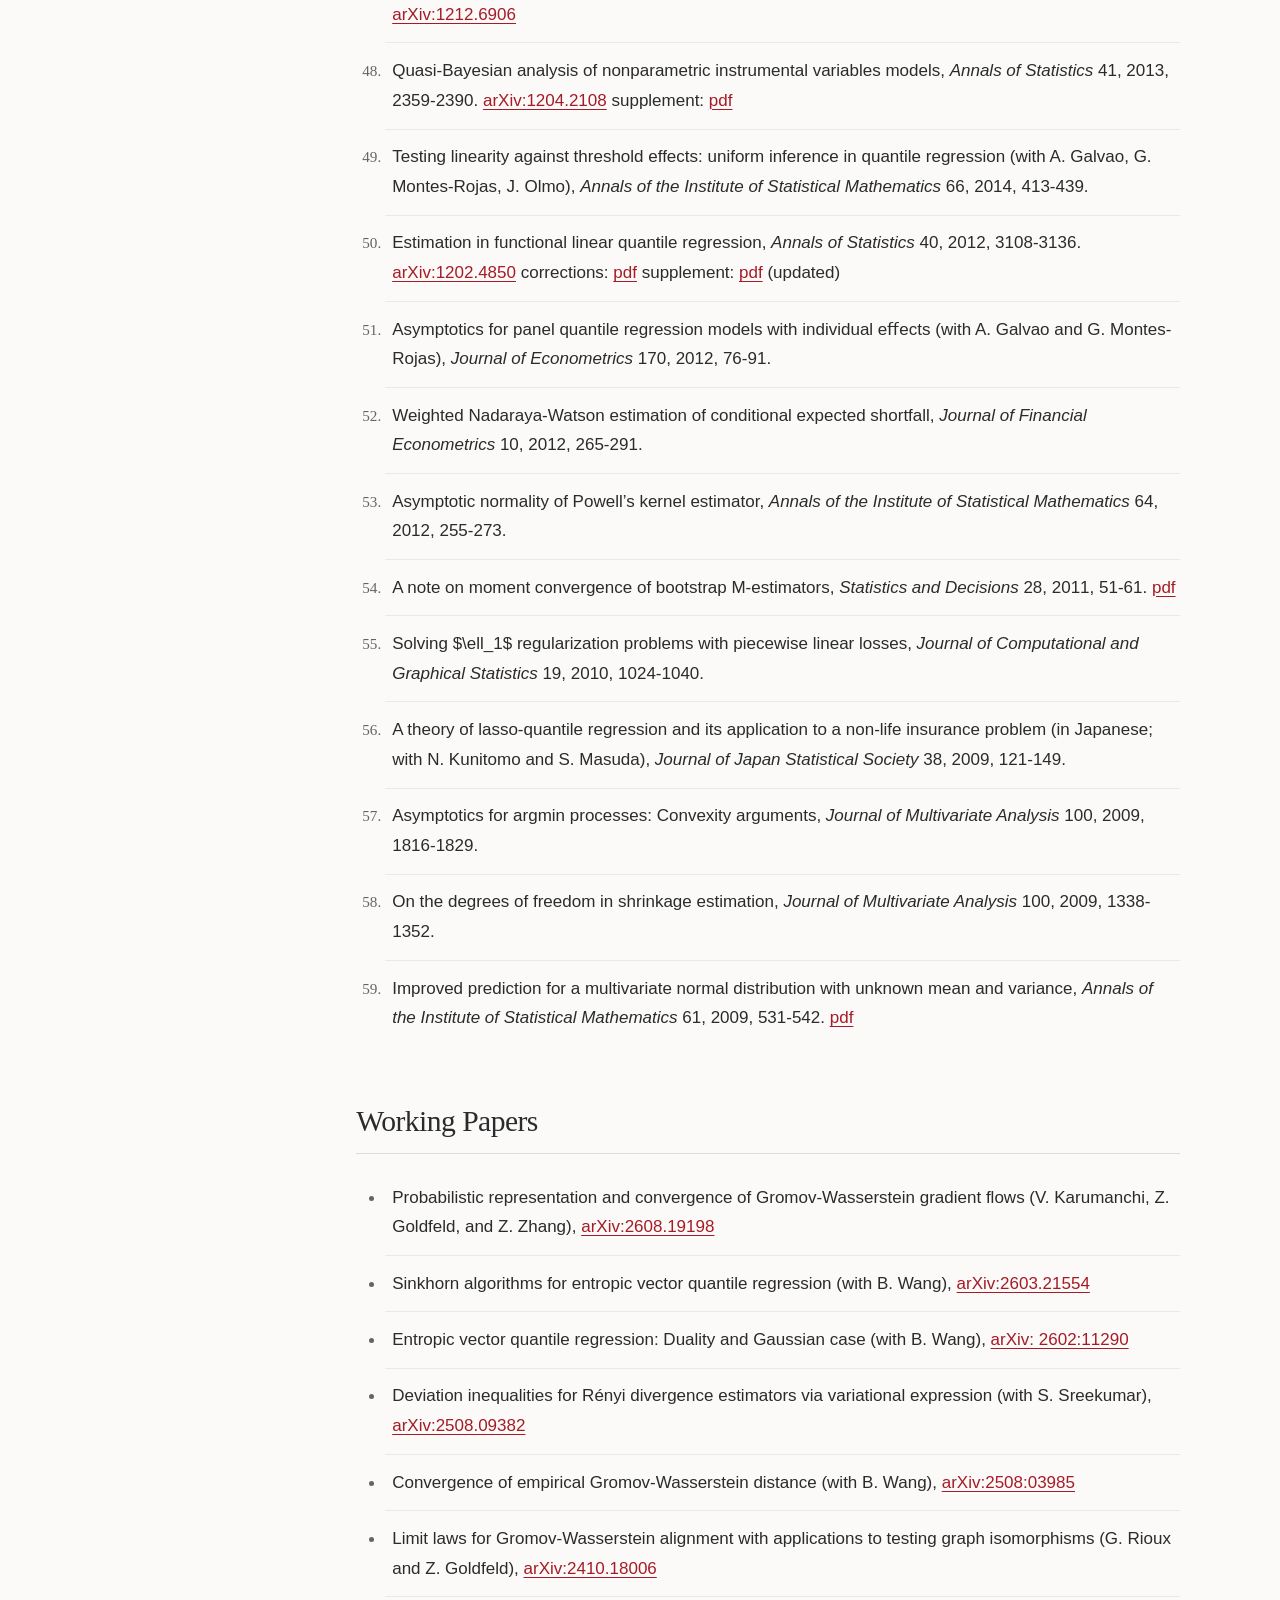
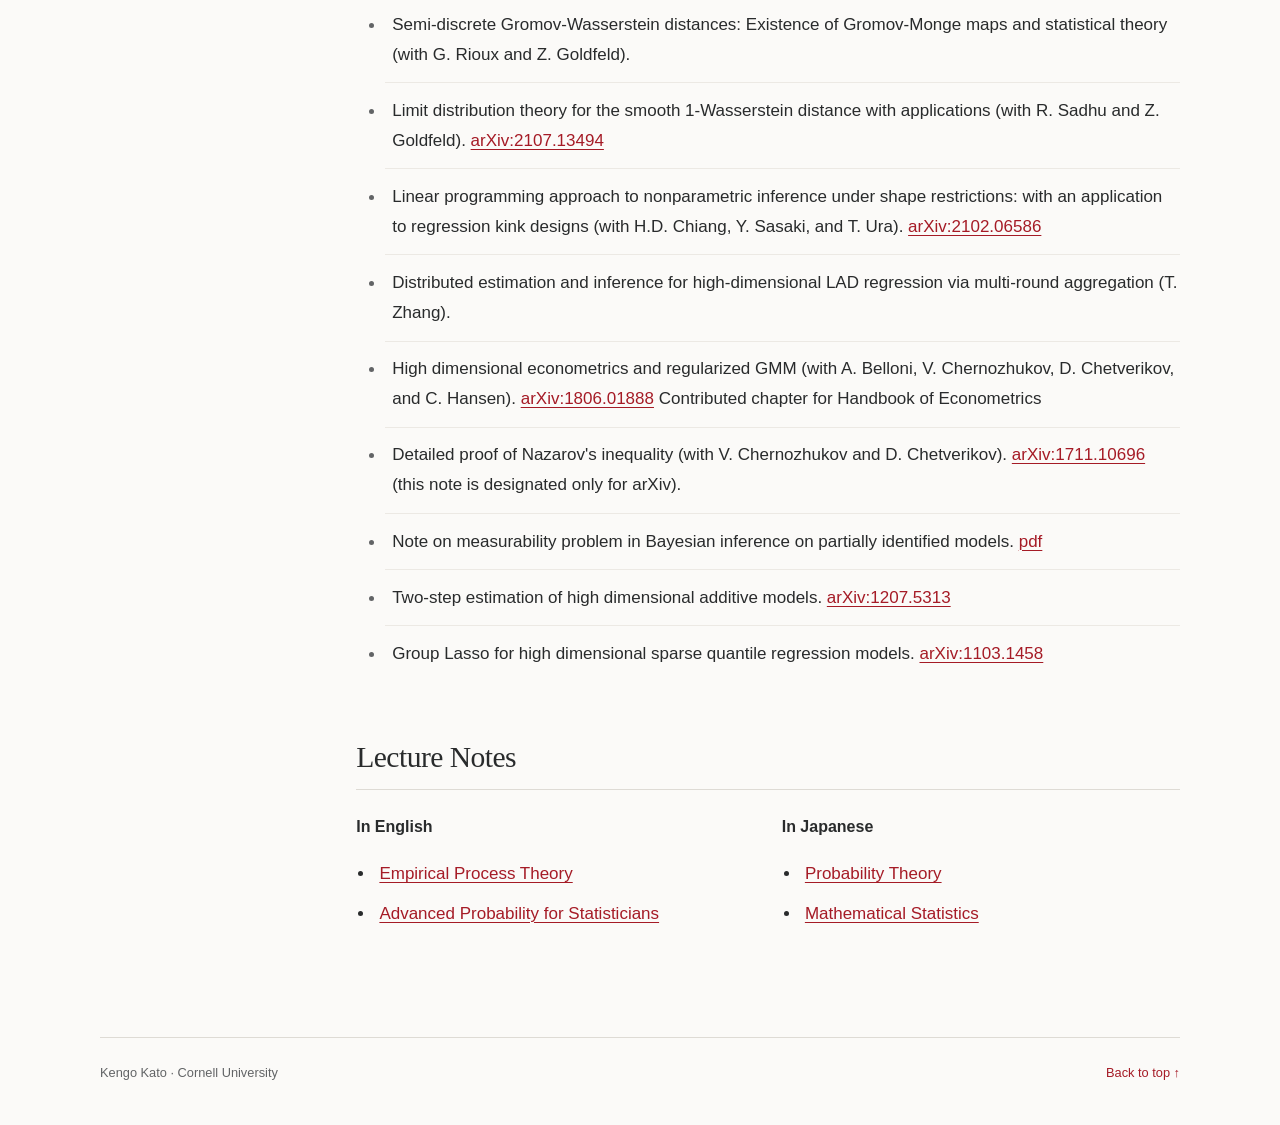
<file: publications.html>
<!doctype html>
<html lang="en">
<head>
  <meta charset="utf-8">
  <meta name="viewport" content="width=device-width, initial-scale=1">
  <meta name="description" content="Published articles, working papers, and lecture notes by Kengo Kato. Mathematical statistics, probability, econometrics, and optimal transport.">
  <meta name="author" content="Kengo Kato">
  <meta name="theme-color" content="#a51b26">
  <title>Publications | Kengo Kato</title>
  <link rel="stylesheet" href="assets/css/style.css">
  <script src="assets/js/publications.js" defer></script>
</head>
<body id="top">
  <a class="skip-link" href="#main-content">Skip to main content</a>
  <header class="site-header container">
    <a class="site-name" href="index.html">Kengo Kato</a>
    <nav class="site-nav" aria-label="Main navigation">
      <ul>
          <li><a href="index.html">Home</a></li>
          <li><a href="publications.html" aria-current="page">Publications</a></li>
          <li><a href="cv.html">Curriculum Vitae</a></li>
      </ul>
    </nav>
  </header>
  <main id="main-content" class="container" tabindex="-1">
    <header class="page-heading">
      <p class="eyebrow">Research</p>
      <h1>Publications</h1>
      <p>My research has been supported by NSF grants DMS-1952306, DMS-2014636, DMS-2210368, and DMS-2413405.</p>
    </header>
    <div class="content-layout">
      <nav class="section-nav" aria-label="Publication sections">
        <h2>On this page</h2>
        <ul>
          <li><a href="#published-articles">Published &amp; accepted</a></li>
          <li><a href="#working-papers">Working papers</a></li>
          <li><a href="#lecture-notes">Lecture notes</a></li>
        </ul>
        <p class="secondary-link"><a href="https://scholar.google.com/citations?user=m6pbDsoAAAAJ&amp;hl=en">Google Scholar <span aria-hidden="true">↗</span></a></p>
      </nav>
      <div>
        <form id="publication-search" class="publication-search" role="search" hidden>
          <label for="publication-query">Search publications and working papers</label>
          <div class="search-controls">
            <input id="publication-query" name="q" type="search" placeholder="Title, author, year, or arXiv number" aria-describedby="search-status">
            <button type="reset">Clear</button>
          </div>
          <p id="search-status" class="search-status" role="status" aria-live="polite" aria-atomic="true"></p>
        </form>
        <section id="published-articles" class="content-section" data-paper-section aria-labelledby="published-heading">
          <h2 id="published-heading">Published and Accepted Articles</h2>
          <!-- Edit or add publication entries in this list. Give each paper the data-paper attribute. -->
          <ol class="papers" id="published-list">
            <li id="publication-01" data-paper=""><p>Large deviations for dynamical Schrodinger problems, accepted to <em>Journal of Applied Probability</em>, 2025. <a href="https://arxiv.org/abs/2402.05100">arXiv:2402.05100</a></p></li>
            <li id="publication-02" data-paper=""><p>Approximation rates of entropic maps in semidiscrete optimal transport (with R. Sadhu and Z. Goldfeld), accepted to <em>Electronic Communications in Probability</em>, 2025. <a href="https://arxiv.org/abs/2411.07947">arXiv:2411.07947</a>. </p></li>
            <li id="publication-03" data-paper=""><p>Entropic Gromov-Wasserstein distances: stability and algorithms (with G. Rioux and Z. Goldfeld), <em>Journal of Machine Learning Research</em>, 2024. <a href="https://arxiv.org/abs/2306.00182">arXiv:2306.00182</a></p></li>
            <li id="publication-04" data-paper=""><p>Stability and statistical inference for semidiscrete optimal transport maps (with R. Sadhu and Z. Goldfeld), <em>Annals of Applied Probability </em>34, 5694-5736, 2024. <a href="https://arxiv.org/abs/2303.10155">arXiv:2303.10155</a></p></li>
            <li id="publication-05" data-paper=""><p>Limit theorems for entropic optimal transport maps and Sinkhorn divergence (with Z. Goldfeld, G. Rioux, and R. Sadhu), <em>Electronic Journal of Statistics </em>18, 2024, 980-1041. <a href="https://arxiv.org/abs/2207.08683">arXiv:2207.08683</a></p></li>
            <li id="publication-06" data-paper=""><p>Statistical inference with regularized optimal transport (with Z. Goldfeld, G. Rioux, and R. Sadhu), <em>Information and Inference </em>13, 2024. <a href="https://arxiv.org/abs/2205.04283">arXiv:2205.04283</a> </p></li>
            <li id="publication-07" data-paper=""><p>Limit distribution theory for smooth p-Wasserstein distances (with Z. Goldfeld, S. Nietert, and G. Rioux), <em>Annals of Applied Probability </em>34<em>, </em>2024, 2447-2487. <a href="https://arxiv.org/abs/2203.00159">arXiv:2203.00159</a></p></li>
            <li id="publication-08" data-paper=""><p>Limit distribution theory for f-divergences (with S. Sreekumar and Z. Goldfeld), <em>IEEE Transactions on Information Theory </em>70, 2024, 1233-1267. <a href="https://arxiv.org/abs/2211.11184">arXiv:2211.11184</a></p></li>
            <li id="publication-09" data-paper=""><p>Gaussian approximation and spatially dependent wild bootstrap for high-dimensional spatial data (with D. Kurisu and X. Shao), <em>Journal of the American Statistical Association </em>119, 2024,1820-1832. <a href="https://arxiv.org/abs/2103.10720">arXiv:2103.10720</a></p></li>
            <li id="publication-10" data-paper=""><p>Limit distribution theory for KL divergence and applications to auditing differential privacy (S. Sreekumar and Z. Goldfeld), <em>ISIT 2023</em>. </p></li>
            <li id="publication-11" data-paper=""><p>Statistical, robustness, and computational guarantees for sliced Wasserstein distances (with S. Nietert, R. Sadhu, and Z. Goldfeld), <em>NeurIPS 2022</em>. <a href="https://arxiv.org/abs/2210.09160">arXiv:2210.09160</a> </p></li>
            <li id="publication-12" data-paper=""><p>High-dimensional data bootstrap (with V. Chernozhukov, D. Chetverikov, and Y. Koike), <em>Annual Review of Statistics and Its Applications</em>, 2023. <a href="https://arxiv.org/abs/2205.09691">arXiv:2205.09691</a></p></li>
            <li id="publication-13" data-paper=""><p>Improved Central Limit Theorem and bootstrap approximations in high dimensions (with V. Chernozhukov, D. Chetverikov, and Y. Koike), <em>Annals of Statistics </em>50, 2022, 2562–2586. <a href="https://arxiv.org/abs/1912.10529">arXiv:1912.10529</a></p></li>
            <li id="publication-14" data-paper=""><p>Stratified incomplete local simplex tests for curvature of nonparametric multiple regression (with Y. Song and X. Chen), <em>Bernoulli </em>29, 2023, 323-349. <a href="https://arxiv.org/abs/2003.09091">arXiv:2003.09091</a> </p></li>
            <li id="publication-15" data-paper=""><p>Inference for high-dimensional exchangeable arrays (with H.D. Chiang and Y. Sasaki), <em>Journal of the American Statistical Association </em>118, 2023, 1595-1605. <a href="https://arxiv.org/abs/2009.05150">arXiv:2009.05150</a></p></li>
            <li id="publication-16" data-paper=""><p>Berry-Esseen bounds for Chernoff-type non-standard asymptotics in isotonic regression (with Q. Han), <em>Annals of Applied Probability </em>32, 2022, 1459-1498. <a href="https://arxiv.org/abs/1910.09662">arXiv:1910.09662</a> </p></li>
            <li id="publication-17" data-paper=""><p>Smooth <em>p</em>-Wasserstein distance: structure, empirical approximation, and statistical applications (with S. Nietert and Z. Goldfeld), <em>ICML 2021</em>. <a href="https://arxiv.org/abs/2101.04039">arXiv:2101.04039</a></p></li>
            <li id="publication-18" data-paper=""><p>Bootstrap inference for quantile-based modal regression (with T. Zhang and D. Ruppert), <em>Journal of the American Statistical Association </em>118, 2023, 122-134. <a href="https://arxiv.org/abs/2006.00952">arXiv:2006.00952</a> </p></li>
            <li id="publication-19" data-paper=""><p>Multiway cluster robust double/debiased machine learning (with H.D. Chiang, Y. Ma, and Y. Sasaki), <em>Journal of Business and Economic Statistics </em>40<em>, </em>2022, 1046-1056. <a href="https://arxiv.org/abs/1909.03489">arXiv:1909.03489</a> </p></li>
            <li id="publication-20" data-paper=""><p>Analysis of networks via the sparse beta-model (with M. Chen and C. Leng), <em>Journal of the Royal Statistical Society Series B </em>83, 2021, 887-910. <a href="https://arxiv.org/abs/1908.03152">arXiv:1908.03152 </a></p></li>
            <li id="publication-21" data-paper=""><p>Asymptotic guarantees for generative modeling based on the smooth Wasserstein distance (with Z. Goldfeld and K. Greenewald), <em>NeurIPS 2020</em>. <a href="https://arxiv.org/abs/2002.01012">arXiv:2002.01012</a></p></li>
            <li id="publication-22" data-paper=""><p>Robust inference in deconvolution (with Y. Sasaki and T. Ura), <em>Quantitative Economics</em> 12, 2021, 109–142. <a href="https://arxiv.org/abs/1808.09375">arXiv:1808.09375</a> <a href="https://sites.google.com/site/yuyasasaki/Home/stata/stata-command-kotlarski">STATA</a></p></li>
            <li id="publication-23" data-paper=""><p>Limit distributions for smooth total variation and 𝛘²-divergence in high dimensions (with Z. Goldfeld), <em>ISIT 2020</em>. <a href="https://arxiv.org/abs/2002.01013">arXiv:2002.01013</a> </p></li>
            <li id="publication-24" data-paper=""><p>Approximating high-dimensional infinite-order <em>U</em>-statistics: statistical and computational guarantees (with Y. Song and X. Chen), <em>Electronic Journal of Statistics</em> 13, 2019, 4794-4848. <a href="https://arxiv.org/abs/1901.01163">arXiv:1901.01163</a> </p></li>
            <li id="publication-25" data-paper=""><p>Quantile regression approach to conditional mode estimation (H. Ohta and S. Hara), <em>Electronic Journal of Statistics </em>13, 2019, 3120-3160. <a href="https://arxiv.org/abs/1811.05379">arXiv:1811.05379</a></p></li>
            <li id="publication-26" data-paper=""><p>Jackknife multiplier bootstrap: finite sample approximations to the <em>U</em>-process supremum with applications (with X. Chen), <em>Probability Theory and Related Fields</em> 176, 2020, 1097–1163. <a href="https://arxiv.org/abs/1708.02705">arXiv:1708.02705</a></p></li>
            <li id="publication-27" data-paper=""><p>On frequentist coverage errors of Bayesian credible sets in moderately high dimensions (with K. Yano), <em>Bernoulli</em> 26, 2020, 616-641. <a href="https://arxiv.org/abs/1803.03450">arXiv:1803.03450</a></p></li>
            <li id="publication-28" data-paper=""><p>Uniform confidence bands for nonparametric errors-in-variables regression (with Y. Sasaki), <em>Journal of Econometrics</em> 213, 2019, 516-555. <a href="https://arxiv.org/abs/1702.03377">arXiv:1702:03377</a> <a href="https://sites.google.com/site/yuyasasaki/Home/stata/stata-command-npeivreg">STATA</a> </p></li>
            <li id="publication-29" data-paper=""><p>Bootstrap confidence bands for spectral estimation of Levy densities under high-frequency observations (with D. Kurisu), <em>Stochastic Processes and Their Applications</em> 130, 2020, 1159-1205. <a href="https://arxiv.org/abs/1705.00586">arXiv:1705.00586</a> </p></li>
            <li id="publication-30" data-paper=""><p>Randomized incomplete <em>U</em>-statistics in high dimensions (with X. Chen), <em>Annals of Statistics</em> 47, 2019, 3127-3156. <a href="https://arxiv.org/abs/1712.00771">arXiv:1712.00771</a></p></li>
            <li id="publication-31" data-paper=""><p>Inference on causal and structural parameters using many moment inequalities (with V. Chernozhukov and D. Chetverikov), <em>Review of Economic Studies </em>86, 2019, 1867-1900. <a href="https://arxiv.org/abs/1312.7614">arXiv:1312.7614</a></p></li>
            <li id="publication-32" data-paper=""><p>Uniform confidence bands in deconvolution with unknown error distribution (with Y. Sasaki), <em>Journal of Econometrics</em> 207, 2018, 129-161. <a href="http://arxiv.org/abs/1608.02251">arXiv:1608.02251</a> <a href="https://sites.google.com/site/yuyasasaki/Home/stata/stata-command-dkdensity">STATA</a></p></li>
            <li id="publication-33" data-paper=""><p>A simple method to construct confidence bands in functional linear regression (with M. Imaizumi), <em>Statistica Sinica</em> 29, 2019, 2055-2081. <a href="https://arxiv.org/abs/1612.07490">arXiv:1612.07490</a></p></li>
            <li id="publication-34" data-paper=""><p>Valid post-selection inference in high-dimensional approximately sparse quantile regression models (with A. Belloni and V. Chernozhukov), <em>Journal of the American Statistical Association</em> 114, 2019, 749-758. <a href="http://arxiv.org/abs/1312.7186">arXiv: 1312.7186</a></p></li>
            <li id="publication-35" data-paper=""><p>Quantile regression for longitudinal data (with A. Galvao). In: Handbook of Quantile Regression, 2017. </p></li>
            <li id="publication-36" data-paper=""><p>High-dimensional quantile regression (with A. Belloni and V. Chernozhukov). In: Handbook of Quantile Regression, 2017. </p></li>
            <li id="publication-37" data-paper=""><p>PCA-based estimation for functional linear regression with functional responses (with M. Imaizumi), <em>Journal of Multivariate Analysis</em> 163, 2018, 15-36. <a href="http://arxiv.org/abs/1609.00286">arXiv:1609.00286</a> </p></li>
            <li id="publication-38" data-paper=""><p>Central limit theorems and bootstrap in high dimensions (with V. Chernozhukov and D. Chetverikov), <em>Annals of Probability</em> 45, 2017, 2309-2352. <a href="http://arxiv.org/abs/1412.3661">arXiv: 1412.3661</a></p></li>
            <li id="publication-39" data-paper=""><p>Smoothed quantile regression for panel data (with A. Galvao), <em>Journal of Econometrics </em>193, 2016, 92-112. <a href="http://papers.ssrn.com/sol3/papers.cfm?abstract_id=2606188">SSRN</a></p></li>
            <li id="publication-40" data-paper=""><p>Empirical and multiplier bootstraps for suprema of empirical processes of increasing complexity, and related Gaussian couplings (with V. Chernozhukov and D. Chetverikov), <em>Stochastic Processes and Their Applications</em> 126 (special issue in honor of Evarist Gine), 2016, 3632-3651. <a href="http://arxiv.org/abs/1502.00352">arXiv: 1502.00352</a> </p></li>
            <li id="publication-41" data-paper=""><p>Some new asymptotic theory for least squares series: pointwise and uniform results (with A. Belloni, V. Chernozhukov, D. Chetverikov), <em>Journal of Econometrics </em>187, 2015, 345-366. <a href="http://arxiv.org/abs/1212.0442">arXiv: 1212.0442</a></p></li>
            <li id="publication-42" data-paper=""><p>Uniform post selection inference for LAD regression and other Z-estimation problems (with A. Belloni and V. Chernozhukov), <em>Biometrika </em>102, 2015, 77-94. <a href="http://arxiv.org/abs/1304.0282">arXiv:1304.0282</a></p></li>
            <li id="publication-43" data-paper=""><p>Anti-concentration and honest, adaptive confidence bands (with V. Chernozhukov and D. Chetverikov), <em>Annals of Statistics</em><em> </em>42, 2014, 1787-1818. <a href="http://arxiv.org/abs/1303.7152">arXiv:1303.7152</a></p></li>
            <li id="publication-44" data-paper=""><p>Gaussian approximation of suprema of empirical processes (with V. Chernozhukov and D. Chetverikov), <em>Annals of Statistics</em> 42, 2014, 1564-1597. <a href="http://arxiv.org/abs/1212.6885">arXiv:1212.6885</a> comments: <a href="assets/files/gaussian-approximation-comments.pdf" aria-label="Comments (PDF): Gaussian approximation of suprema of empirical processes (with V. Chernozhukov and D. Chetverikov), Annals of Statistics 42, 2014, 1564-1597">pdf</a></p></li>
            <li id="publication-45" data-paper=""><p>Comparison and anti-concentration bounds for maxima of Gaussian random vectors (with V. Chernozhukov and D. Chetverikov), <em>Probability Theory and Related Fields.</em> 162, 2015, 47-70. <a href="http://arxiv.org/abs/1301.4807">arXiv:1301.4807</a><strong> </strong></p></li>
            <li id="publication-46" data-paper=""><p>Estimation and inference for linear panel data models under misspecification when both n and T are large (with A. Galvao), <em>Journal of Business and Economic Statistics</em> 32, 2014, 285-309. <a href="http://arxiv.org/abs/1403.2085">arXiv:1403.2085</a></p></li>
            <li id="publication-47" data-paper=""><p>Gaussian approximations and multiplier bootstrap for maxima of sums of high-dimensional random vectors (with V. Chernozhukov and D. Chetverikov), <em>Annals of Statistics</em><em> </em>41,<em> </em>2013,<em> </em>2786-2819<em>. </em><a href="http://arxiv.org/abs/1212.6906">arXiv:1212.6906</a> </p></li>
            <li id="publication-48" data-paper=""><p>Quasi-Bayesian analysis of nonparametric instrumental variables models, <em>Annals of Statistics</em><em> </em>41, 2013, 2359-2390. <a href="http://arxiv.org/abs/1204.2108">arXiv:1204.2108</a> supplement: <a href="assets/files/quasi-bayesian-npiv-supplement.pdf" aria-label="Supplement (PDF): Quasi-Bayesian analysis of nonparametric instrumental variables models, Annals of Statistics 41, 2013, 2359-2390">pdf</a></p></li>
            <li id="publication-49" data-paper=""><p>Testing linearity against threshold effects: uniform inference in quantile regression (with A. Galvao, G. Montes-Rojas, J. Olmo), <em>Annals of the Institute of Statistical Mathematics </em>66, 2014, 413-439. </p></li>
            <li id="publication-50" data-paper=""><p>Estimation in functional linear quantile regression, <em>Annals of Statistics</em><em> </em>40, 2012, 3108-3136. <a href="http://arxiv.org/abs/1202.4850">arXiv:1202.4850</a> corrections: <a href="assets/files/functional-linear-quantile-regression-corrections.pdf" aria-label="Corrections (PDF): Estimation in functional linear quantile regression, Annals of Statistics 40, 2012, 3108-3136">pdf</a> supplement: <a href="assets/files/functional-linear-quantile-regression-supplement.pdf" aria-label="Supplement (PDF): Estimation in functional linear quantile regression, Annals of Statistics 40, 2012, 3108-3136">pdf</a> (updated)</p></li>
            <li id="publication-51" data-paper=""><p>Asymptotics for panel quantile regression models with individual eﬀects (with A. Galvao and G. Montes-Rojas), <em>Journal of Econometrics </em>170, 2012, 76-91.</p></li>
            <li id="publication-52" data-paper=""><p>Weighted Nadaraya-Watson estimation of conditional expected shortfall, <em>Journal of Financial Econometrics </em>10, 2012, 265-291.</p></li>
            <li id="publication-53" data-paper=""><p>Asymptotic normality of Powell’s kernel estimator, <em>Annals of the Institute of Statistical Mathematics</em> 64, 2012, 255-273.</p></li>
            <li id="publication-54" data-paper=""><p>A note on moment convergence of bootstrap M-estimators, <em>Statistics and Decisions </em> 28, 2011, 51-61. <a href="assets/files/moment-convergence-bootstrap-m-estimators.pdf" aria-label="Document (PDF): A note on moment convergence of bootstrap M-estimators, Statistics and Decisions 28, 2011, 51-61. pdf">pdf</a></p></li>
            <li id="publication-55" data-paper=""><p>Solving $\ell_1$ regularization problems with piecewise linear losses, <em>Journal of Computational and Graphical Statistics</em> 19, 2010, 1024-1040.</p></li>
            <li id="publication-56" data-paper=""><p>A theory of lasso-quantile regression and its application to a non-life insurance problem (in Japanese; with N. Kunitomo and S. Masuda), <em>Journal of Japan Statistical Society</em> 38, 2009, 121-149.</p></li>
            <li id="publication-57" data-paper=""><p>Asymptotics for argmin processes: Convexity arguments, <em>Journal of Multivariate Analysis </em>100, 2009, 1816-1829.</p></li>
            <li id="publication-58" data-paper=""><p>On the degrees of freedom in shrinkage estimation, <em>Journal of Multivariate Analysis </em>100, 2009, 1338-1352.</p></li>
            <li id="publication-59" data-paper=""><p>Improved prediction for a multivariate normal distribution with unknown mean and variance, <em>Annals of t</em><em>he </em><em>Institute of Statistical Mathematics</em> 61, 2009, 531-542. <a href="http://www.ism.ac.jp/editsec/aism/pdf/061_3_0531.pdf" aria-label="Document (PDF): Improved prediction for a multivariate normal distribution with unknown mean and variance, Annals of the Institute of Statistical Mathematics 61, 2009, 531-542. pdf">pdf</a></p></li>
          </ol>
          <p class="empty-message" hidden>No matching articles in this section.</p>
        </section>
        <section id="working-papers" class="content-section" data-paper-section aria-labelledby="working-heading">
          <h2 id="working-heading">Working Papers</h2>
          <!-- Edit or add working papers in this list. -->
          <ul class="papers" id="working-list">
            <li id="working-paper-01" data-paper=""><p>Probabilistic representation and convergence of Gromov-Wasserstein gradient flows (V. Karumanchi, Z. Goldfeld, and Z. Zhang), <a href="https://arxiv.org/abs/2608.19198">arXiv:2608.19198</a> </p></li>
            <li id="working-paper-02" data-paper=""><p>Sinkhorn algorithms for entropic vector quantile regression (with B. Wang), <a href="https://arxiv.org/abs/2603.21554">arXiv:2603.21554</a> </p></li>
            <li id="working-paper-03" data-paper=""><p>Entropic vector quantile regression: Duality and Gaussian case (with B. Wang), <a href="https://arxiv.org/abs/2602.11290">arXiv: 2602:11290</a></p></li>
            <li id="working-paper-04" data-paper=""><p>Deviation inequalities for Rényi divergence estimators via variational expression (with S. Sreekumar), <a href="https://arxiv.org/abs/2508.09382">arXiv:2508.09382</a> </p></li>
            <li id="working-paper-05" data-paper=""><p>Convergence of empirical Gromov-Wasserstein distance (with B. Wang), <a href="https://arxiv.org/abs/2508.03985">arXiv:2508:03985</a> </p></li>
            <li id="working-paper-06" data-paper=""><p>Limit laws for Gromov-Wasserstein alignment with applications to testing graph isomorphisms (G. Rioux and Z. Goldfeld), <a href="https://arxiv.org/abs/2410.18006">arXiv:2410.18006</a></p></li>
            <li id="working-paper-07" data-paper=""><p>Semi-discrete Gromov-Wasserstein distances: Existence of Gromov-Monge maps and statistical theory (with G. Rioux and Z. Goldfeld).</p></li>
            <li id="working-paper-08" data-paper=""><p>Limit distribution theory for the smooth 1-Wasserstein distance with applications (with R. Sadhu and Z. Goldfeld). <a href="https://arxiv.org/abs/2107.13494">arXiv:2107.13494</a> </p></li>
            <li id="working-paper-09" data-paper=""><p>Linear programming approach to nonparametric inference under shape restrictions: with an application to regression kink designs (with H.D. Chiang, Y. Sasaki, and T. Ura). <a href="https://arxiv.org/abs/2102.06586">arXiv:2102.06586</a> </p></li>
            <li id="working-paper-10" data-paper=""><p>Distributed estimation and inference for high-dimensional LAD regression via multi-round aggregation (T. Zhang). </p></li>
            <li id="working-paper-11" data-paper=""><p>High dimensional econometrics and regularized GMM (with A. Belloni, V. Chernozhukov, D. Chetverikov, and C. Hansen). <a href="https://arxiv.org/abs/1806.01888">arXiv:1806.01888</a> Contributed chapter for Handbook of Econometrics </p></li>
            <li id="working-paper-12" data-paper=""><p>Detailed proof of Nazarov's inequality (with V. Chernozhukov and D. Chetverikov). <a href="https://arxiv.org/abs/1711.10696">arXiv:1711.10696</a> (this note is designated only for arXiv). </p></li>
            <li id="working-paper-13" data-paper=""><p>Note on measurability problem in Bayesian inference on partially identified models. <a href="assets/files/measurability-bayesian-partially-identified-models.pdf" aria-label="Document (PDF): Note on measurability problem in Bayesian inference on partially identified models. pdf">pdf</a></p></li>
            <li id="working-paper-14" data-paper=""><p>Two-step estimation of high dimensional additive models. <a href="http://arxiv.org/abs/1207.5313">arXiv:1207.5313</a> </p></li>
            <li id="working-paper-15" data-paper=""><p>Group Lasso for high dimensional sparse quantile regression models. <a href="http://arxiv.org/abs/1103.1458">arXiv:1103.1458</a></p></li>
          </ul>
          <p class="empty-message" hidden>No matching working papers in this section.</p>
        </section>
        <section id="lecture-notes" class="content-section" aria-labelledby="notes-heading">
          <h2 id="notes-heading">Lecture Notes</h2>
          <div class="notes-columns">
            <section aria-labelledby="english-notes-heading">
              <h3 id="english-notes-heading">In English</h3>
              <ul class="notes-list">
                <li><p><a href="assets/files/empirical-process-theory.pdf" aria-label="Empirical Process Theory (PDF)">Empirical Process Theory</a></p></li>
                <li><p><a href="assets/files/advanced-probability-for-statisticians.pdf" aria-label="Advanced Probability for Statisticians (PDF)">Advanced Probability for Statisticians</a></p></li>
              </ul>
            </section>
            <section aria-labelledby="japanese-notes-heading">
              <h3 id="japanese-notes-heading">In Japanese</h3>
              <ul class="notes-list">
                <li><p><a href="assets/files/probability-theory-japanese.pdf" aria-label="Probability Theory (PDF)">Probability Theory</a></p></li>
                <li><p><a href="assets/files/mathematical-statistics-japanese.pdf" aria-label="Mathematical Statistics (PDF)">Mathematical Statistics</a></p></li>
              </ul>
            </section>
          </div>
        </section>
      </div>
    </div>
  </main>
  <footer class="site-footer container">
    <p>Kengo Kato <span aria-hidden="true">·</span> Cornell University</p>
    <a href="#top">Back to top <span aria-hidden="true">↑</span></a>
  </footer>
</body>
</html>
</file>
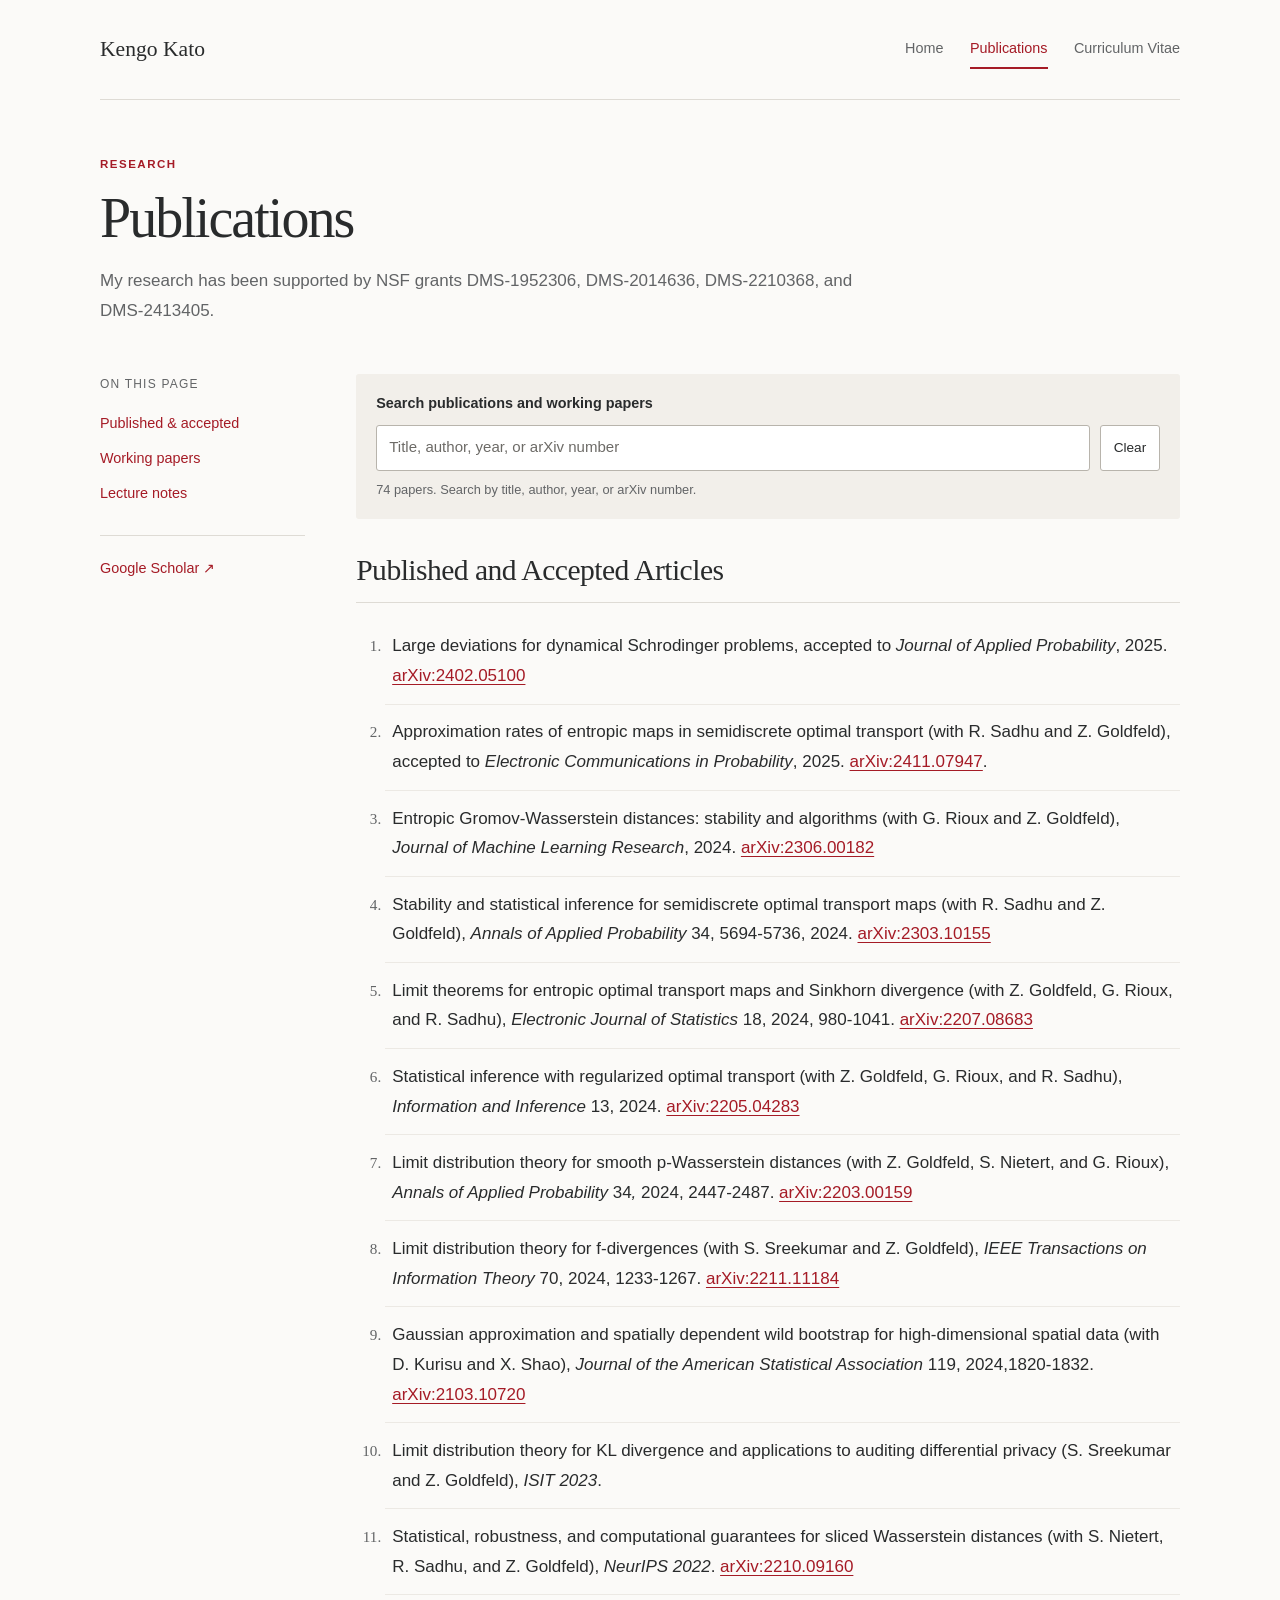
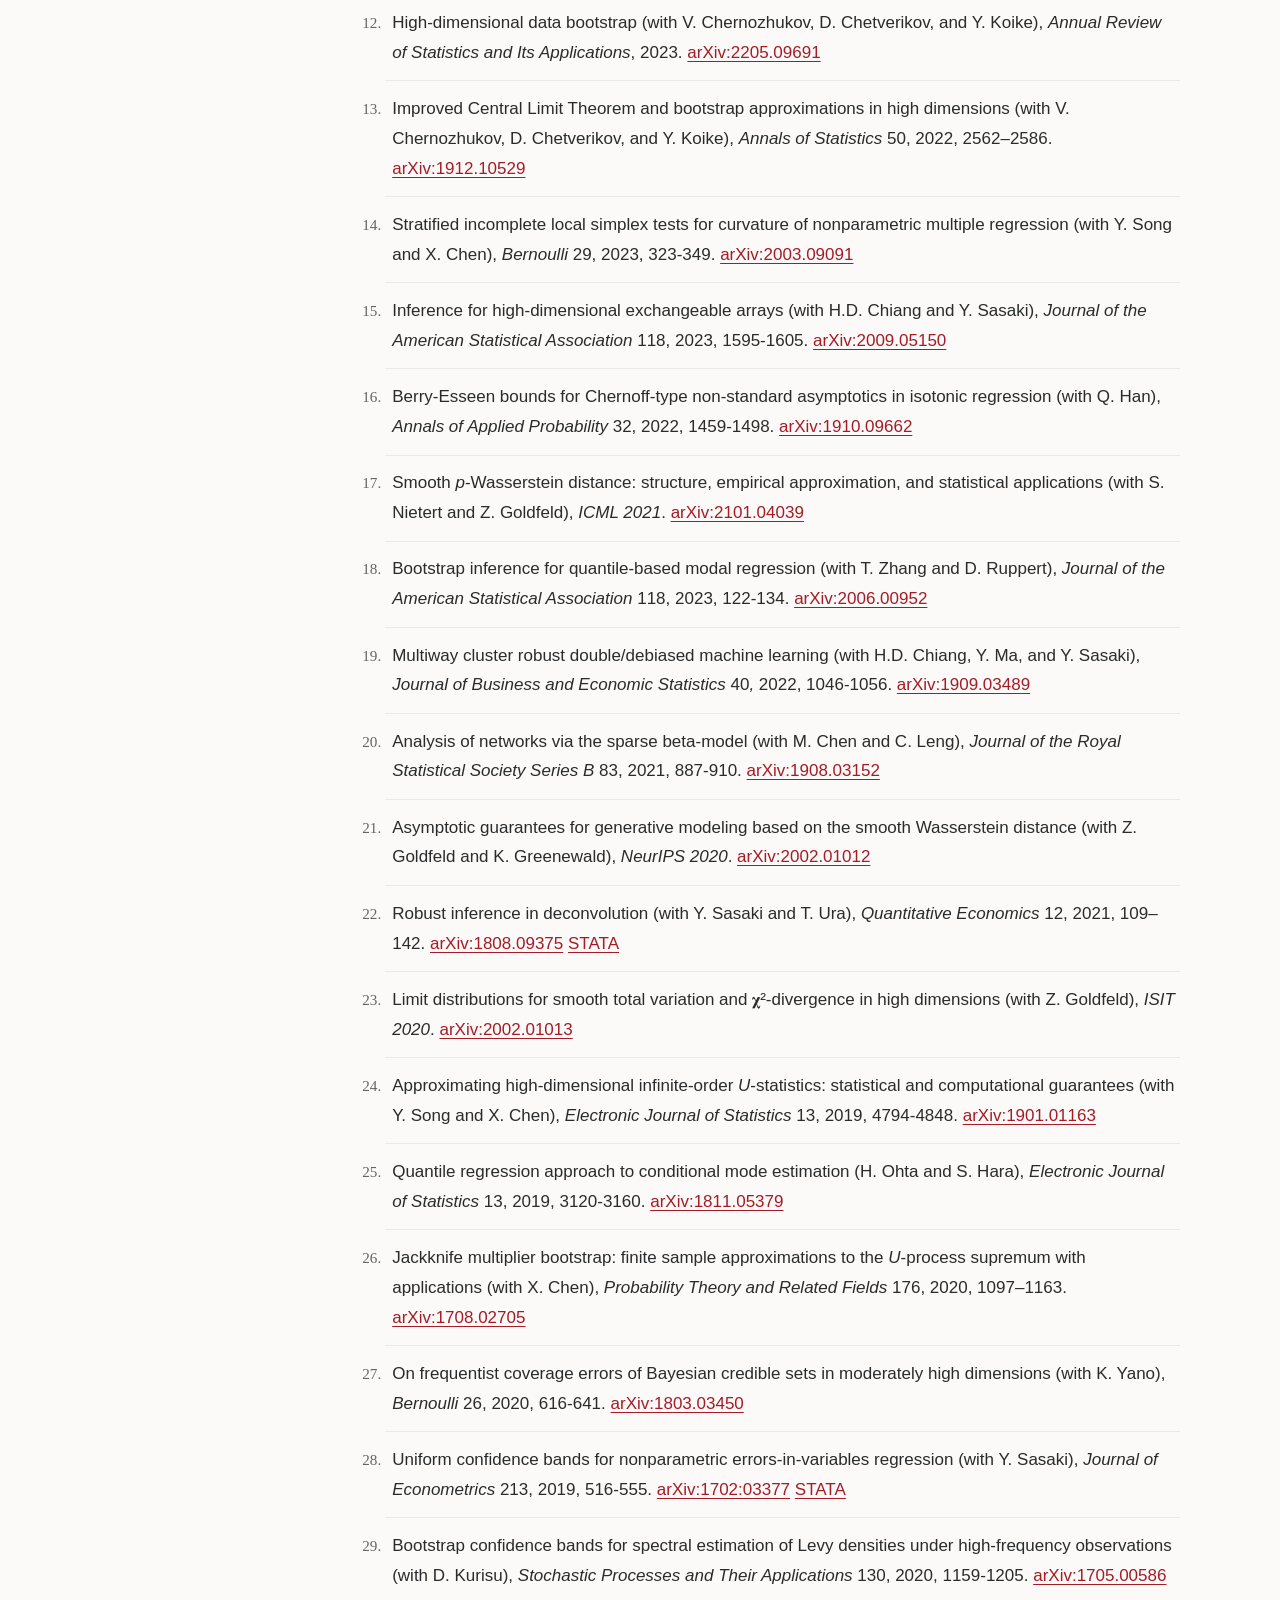
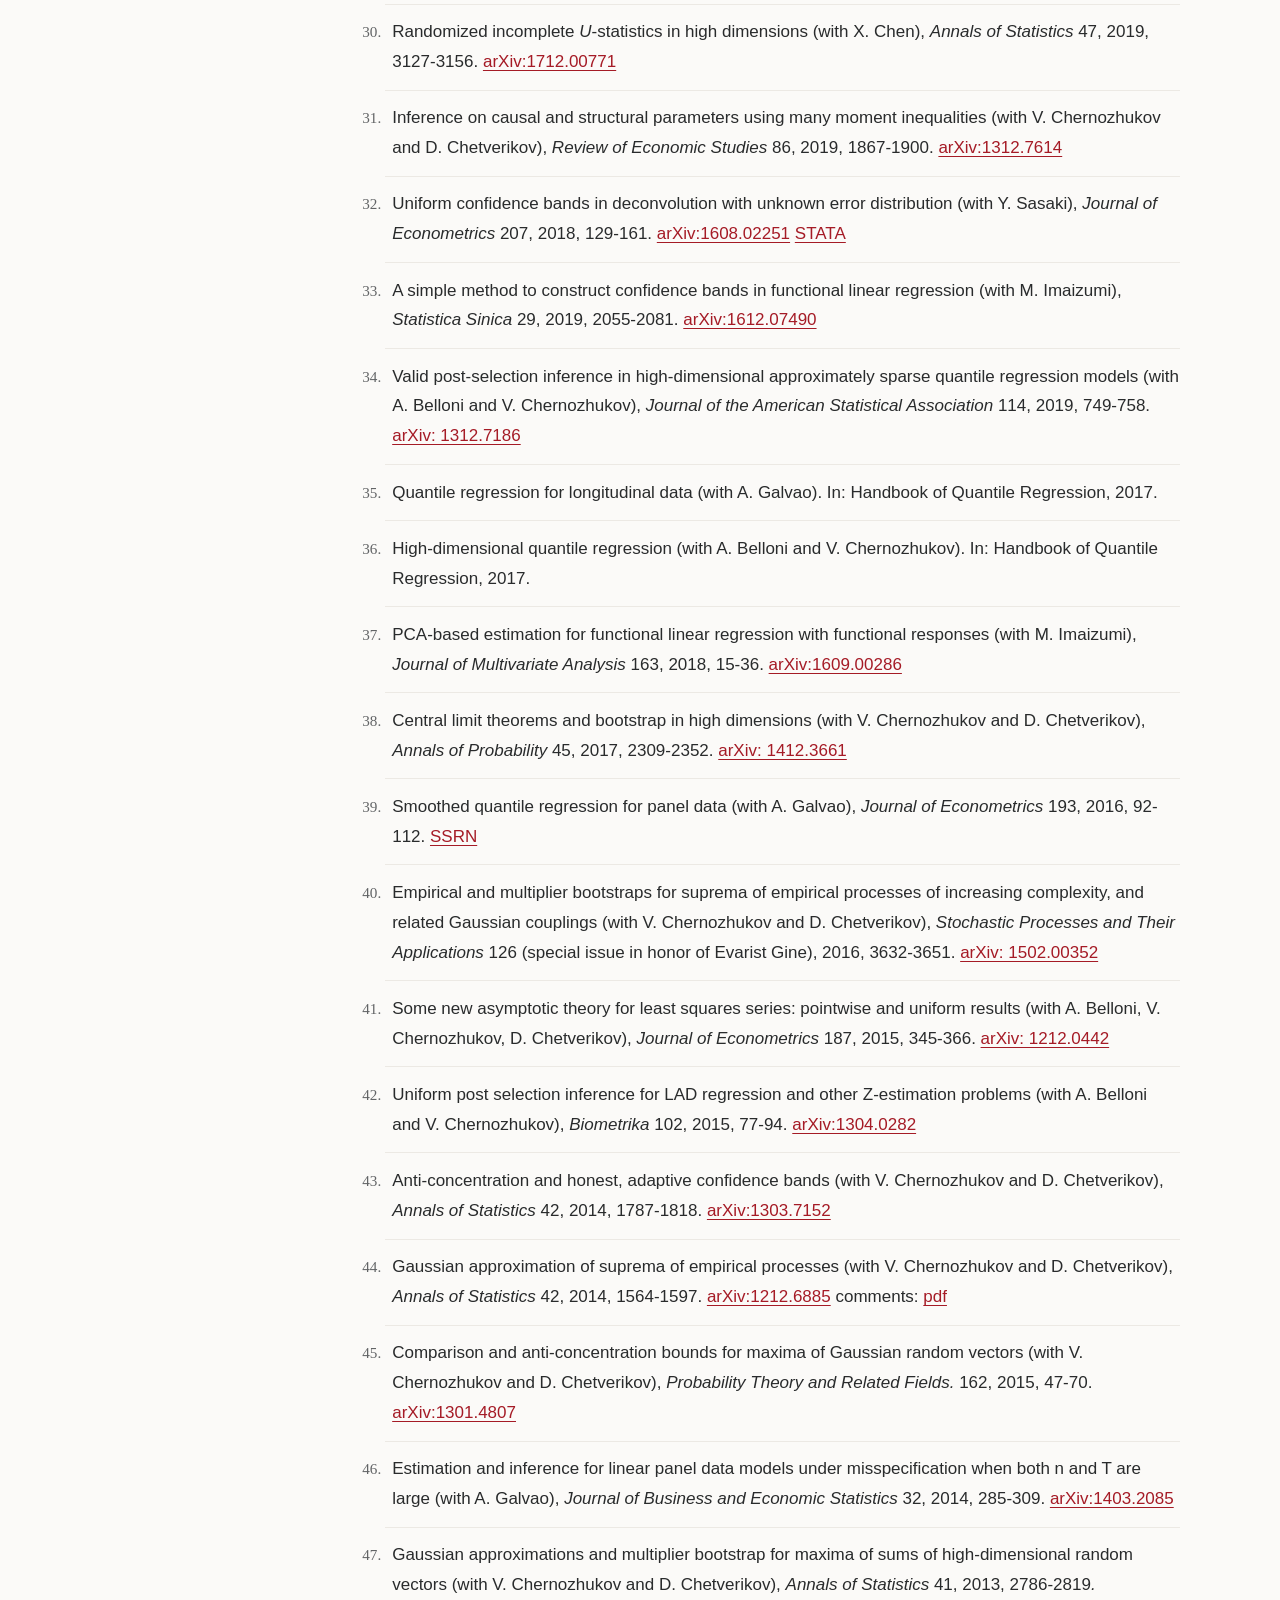
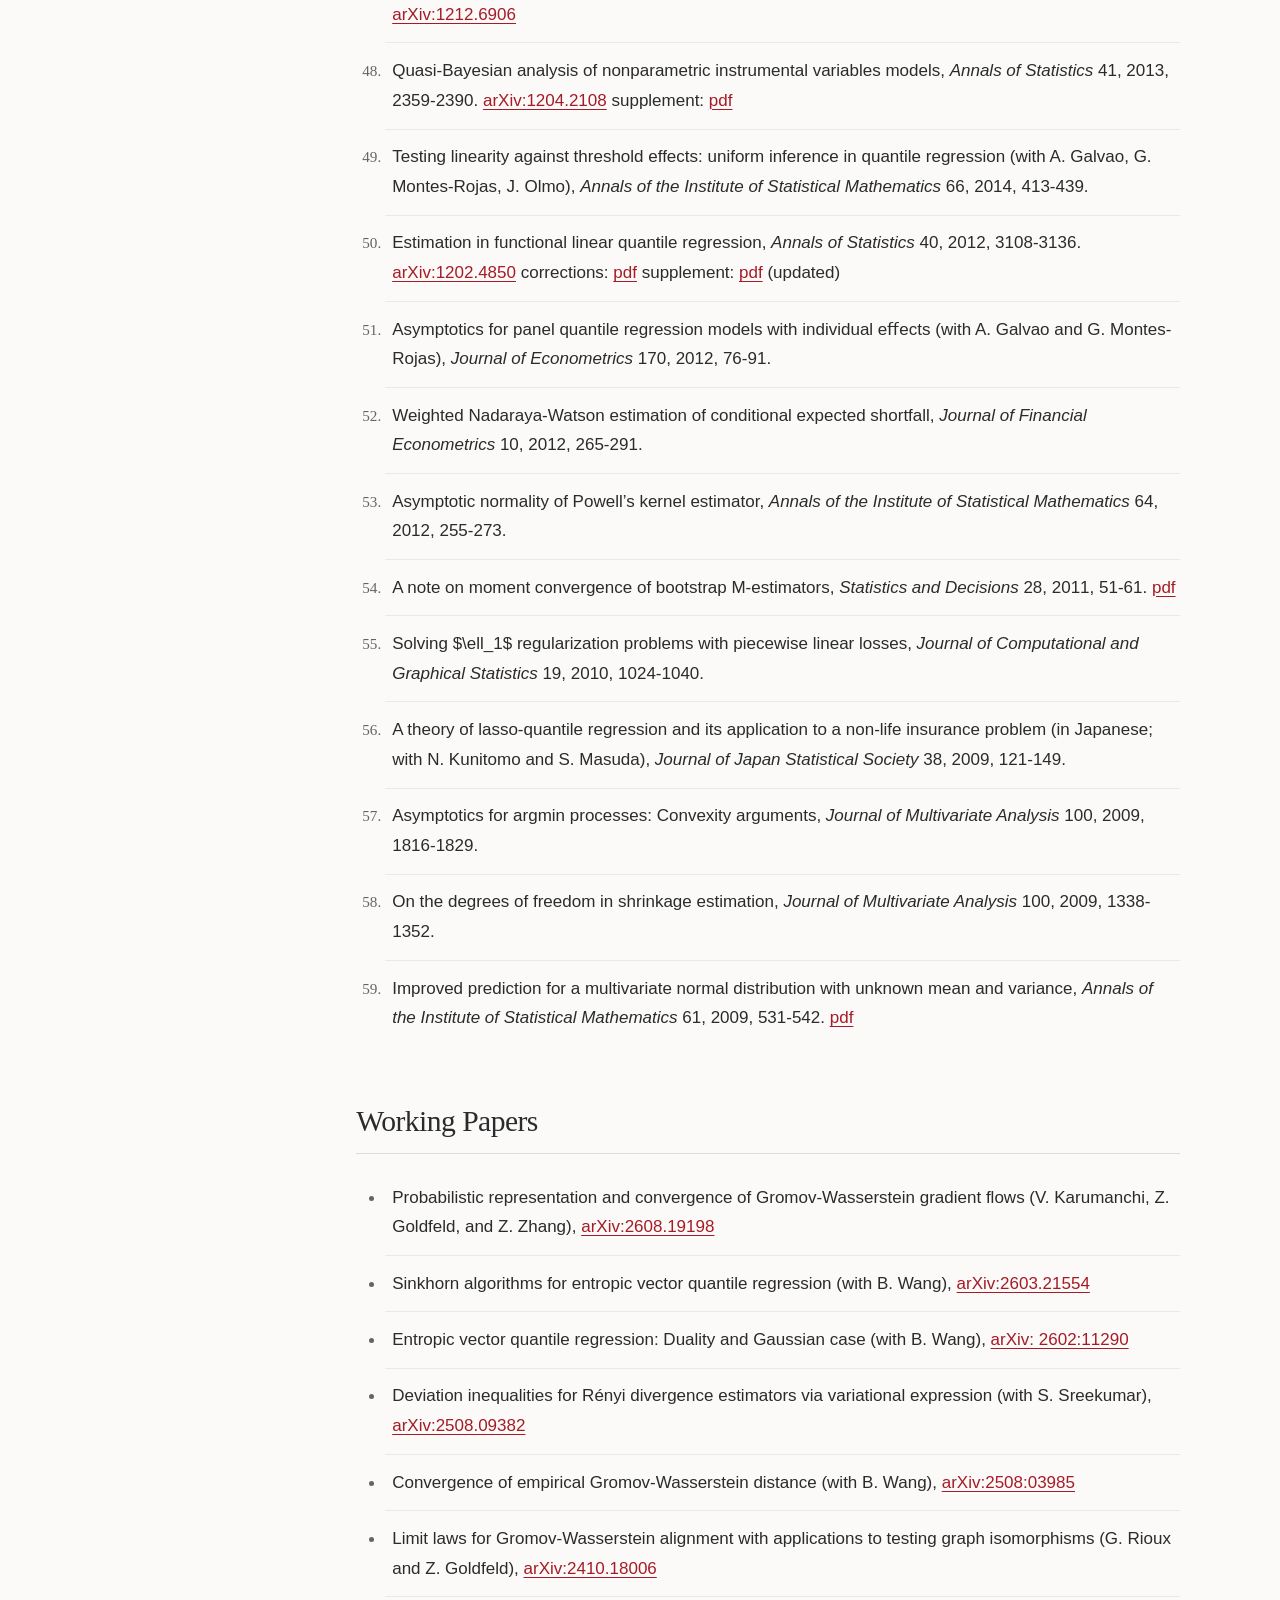
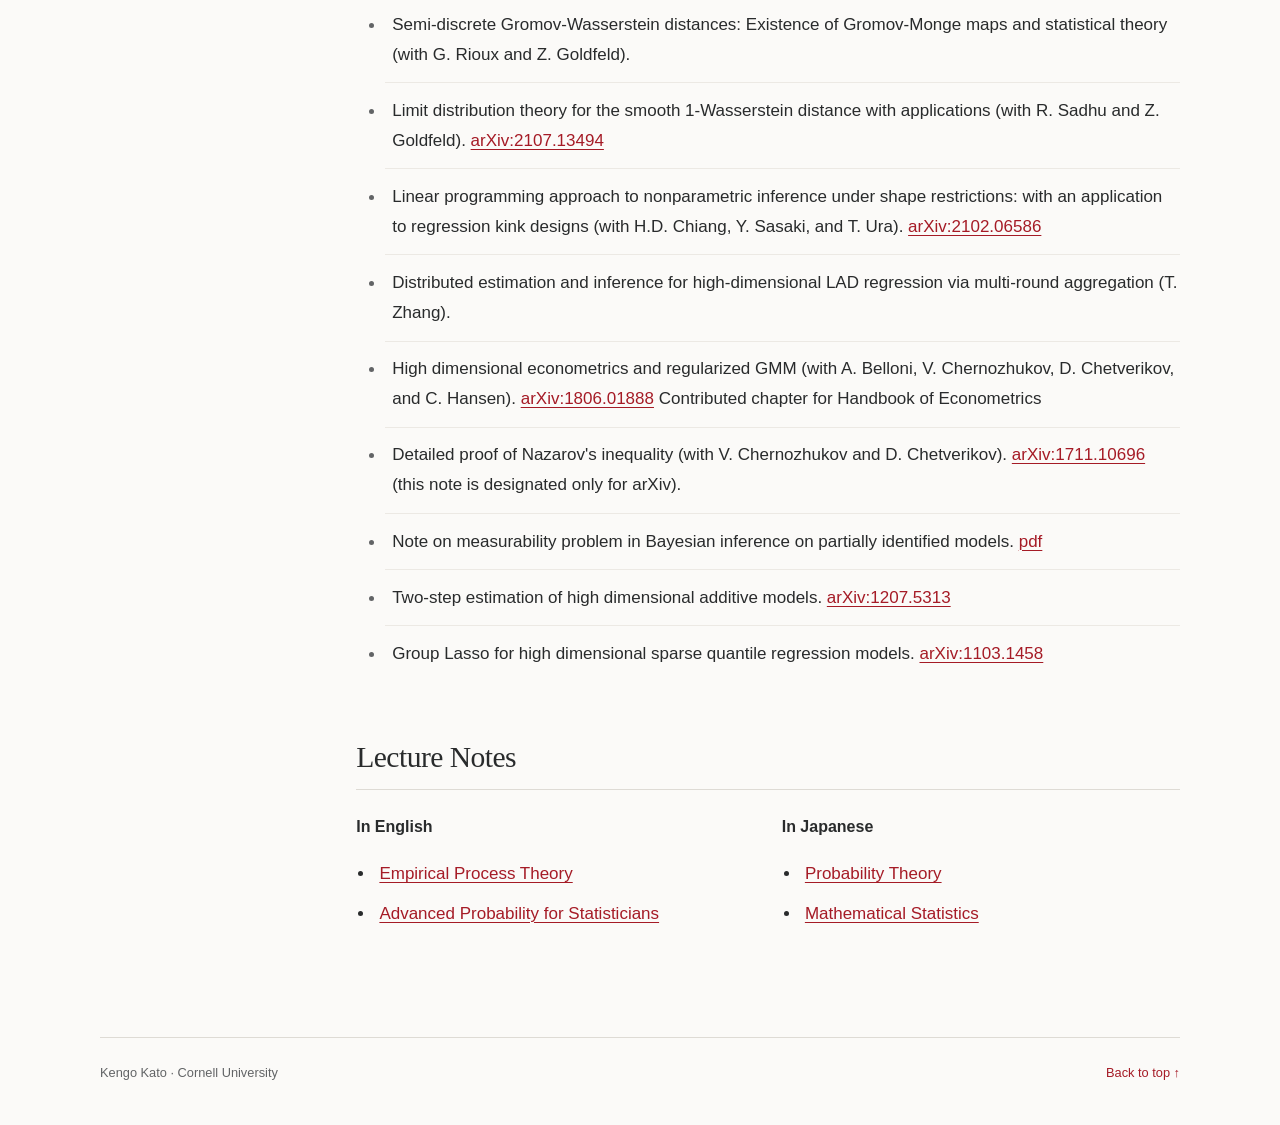
<file: research.html>
<!doctype html>
<html lang="en">
<head>
  <meta charset="utf-8">
  <meta name="viewport" content="width=device-width, initial-scale=1">
  <meta name="robots" content="noindex">
  <meta http-equiv="refresh" content="0; url=publications.html">
  <title>Kengo Kato — continue to the webpage</title>
</head>
<body>
  <p><a href="publications.html">Continue to Kengo Kato's webpage.</a></p>
</body>
</html>
</file>
<file: assets/css/style.css>
/* Kengo Kato — a buildless, responsive academic website.
   Change the colors below to adjust the visual theme. */
:root {
  color-scheme: light;
  --paper: #fbfaf8;
  --surface: #ffffff;
  --ink: #292b2c;
  --muted: #626466;
  --accent: #a51b26;
  --accent-dark: #7f1420;
  --line: #dedbd5;
  --soft-line: #ece9e4;
  --serif: Georgia, "Times New Roman", serif;
  --sans: -apple-system, BlinkMacSystemFont, "Segoe UI", Arial, sans-serif;
}

* { box-sizing: border-box; }
html { scroll-padding-top: 2rem; }
body {
  margin: 0;
  background: var(--paper);
  color: var(--ink);
  font-family: var(--sans);
  font-size: 17px;
  line-height: 1.75;
  -webkit-text-size-adjust: 100%;
}
[hidden] { display: none !important; }
a {
  color: var(--accent);
  text-decoration-thickness: 1px;
  text-underline-offset: .2em;
  overflow-wrap: anywhere;
}
a:hover { color: var(--accent-dark); }
a:focus-visible, button:focus-visible, input:focus-visible {
  outline: 3px solid var(--accent);
  outline-offset: 5px;
}
button, input { font: inherit; }
img { display: block; max-width: 100%; height: auto; }
h1, h2, h3, p { margin-top: 0; }
h1, h2, h3 { font-weight: 400; }
h1, h2 { font-family: var(--serif); }
h1 { line-height: 1.14; letter-spacing: -.035em; }
h2 { font-size: 1.85rem; line-height: 1.3; letter-spacing: -.018em; }
h3 { font-size: 1rem; line-height: 1.5; font-weight: 600; }
p { margin-bottom: 1rem; }
li { padding-left: .25rem; }
main:focus { outline: none; }
.container { width: min(1080px, calc(100% - 80px)); margin-inline: auto; }
.skip-link {
  position: fixed;
  top: -6rem;
  left: 1rem;
  z-index: 10;
  padding: .6rem 1rem;
  color: var(--surface);
  background: var(--accent);
}
.skip-link:focus { top: 1rem; color: var(--surface); }
.site-header {
  display: flex;
  align-items: center;
  justify-content: space-between;
  gap: 2rem;
  min-height: 100px;
  padding-block: 1.25rem;
  border-bottom: 1px solid var(--line);
}
.site-name {
  color: var(--ink);
  font-family: var(--serif);
  font-size: 1.35rem;
  text-decoration: none;
  white-space: nowrap;
}
.site-nav ul {
  display: flex;
  flex-wrap: wrap;
  gap: .3rem 1.65rem;
  margin: 0;
  padding: 0;
  list-style: none;
}
.site-nav li { padding: 0; }
.site-nav a {
  display: inline-block;
  padding-block: .4rem;
  color: var(--muted);
  font-size: .9rem;
  text-decoration: none;
  border-bottom: 2px solid transparent;
}
.site-nav a:hover, .site-nav a[aria-current="page"] {
  color: var(--accent);
  border-bottom-color: var(--accent);
}
.eyebrow {
  margin-bottom: .9rem;
  color: var(--accent);
  font-size: .72rem;
  line-height: 1.4;
  font-weight: 600;
  letter-spacing: .13em;
  text-transform: uppercase;
}
.profile {
  display: grid;
  grid-template-columns: minmax(0, 1fr) 255px;
  align-items: start;
  gap: 4.5rem;
  padding-block: 4.5rem 3.5rem;
}
.profile h1 { margin-bottom: .55rem; font-size: clamp(2.8rem, 5.5vw, 4rem); }
.japanese-name { margin-bottom: 1.8rem; color: var(--muted); font-size: 1.25rem; letter-spacing: .08em; }
.position { margin-bottom: 1.4rem; }
.position p { margin-bottom: .1rem; }
.position .role { font-size: 1.15rem; margin-bottom: .25rem; }
.editorial { margin-bottom: .7rem; }
.contact { margin-bottom: 1.8rem; font-size: .95rem; }
.portrait { margin: .25rem 0 0; }
.portrait img {
  width: 100%;
  border: 8px solid var(--surface);
  box-shadow: 0 2px 16px rgb(41 43 44 / 8%);
}
.home-actions { display: flex; gap: .7rem; flex-wrap: wrap; }
.button {
  display: inline-block;
  padding: .6rem 1rem;
  border: 1px solid var(--accent);
  border-radius: 3px;
  background: var(--accent);
  color: white;
  font-size: .9rem;
  font-weight: 500;
  line-height: 1.5;
  text-decoration: none;
}
.button:hover { color: white; background: var(--accent-dark); border-color: var(--accent-dark); }
.button-secondary { color: var(--accent); background: transparent; border-color: var(--line); }
.button-secondary:hover { color: var(--accent-dark); background: #f2ede8; border-color: var(--accent); }
.home-details {
  display: grid;
  grid-template-columns: 1fr 1fr;
  gap: 4.5rem;
  padding-block: 2.5rem;
  border-top: 1px solid var(--line);
  border-bottom: 1px solid var(--line);
}
.home-details h2 { margin-bottom: 1.1rem; font-size: 1.6rem; }
.research-areas, .profile-links { margin: 0; padding: 0; list-style: none; }
.research-areas li { padding: .2rem 0; font-family: var(--serif); font-size: 1.15rem; }
.profile-links li { padding: .2rem 0; }
.text-arrow { margin-left: .25rem; }
.genealogy { padding-block: 2.5rem 1rem; }
.genealogy h2 { margin-bottom: 1rem; font-size: 1.6rem; }
.genealogy p { color: var(--muted); font-size: .94rem; line-height: 2; }
.genealogy .person { white-space: nowrap; }
.genealogy .separator { padding-inline: .3rem; color: var(--accent); }
.page-heading { padding-block: 3.5rem 2rem; }
.page-heading h1 { margin-bottom: 1rem; font-size: clamp(2.6rem, 4.8vw, 3.5rem); }
.page-heading p:not(.eyebrow) { max-width: 780px; color: var(--muted); }
.content-layout { display: grid; grid-template-columns: 205px minmax(0, 1fr); gap: 3.2rem; }
.section-nav { align-self: start; position: sticky; top: 2rem; padding-top: .2rem; }
.section-nav h2 { margin-bottom: .85rem; color: var(--muted); font-family: var(--sans); font-size: .75rem; letter-spacing: .1em; text-transform: uppercase; }
.section-nav ul { margin: 0 0 1.5rem; padding: 0; list-style: none; }
.section-nav li { padding: 0; }
.section-nav a { display: inline-block; padding-block: .3rem; font-size: .9rem; text-decoration: none; }
.section-nav a:hover { text-decoration: underline; }
.section-nav .secondary-link { padding-top: 1rem; border-top: 1px solid var(--line); }
.content-section { margin-bottom: 3.5rem; scroll-margin-top: 2rem; }
.content-section > h2 { padding-bottom: .8rem; border-bottom: 1px solid var(--line); }
.papers { margin-top: 0; padding-left: 1.8rem; }
.papers > li { margin-bottom: 0; padding: .8rem 0 .8rem .45rem; border-bottom: 1px solid var(--soft-line); }
.papers > li:first-child { padding-top: .25rem; }
.papers > li:last-child { border-bottom: 0; }
.papers > li::marker { color: var(--muted); font-family: var(--serif); font-size: .95rem; }
.papers p { margin: 0; }
.papers a { white-space: normal; }
.publication-search { margin-bottom: 2rem; padding: 1.1rem 1.25rem; background: #f2efea; border-radius: 3px; }
.publication-search label { display: block; margin-bottom: .5rem; font-size: .9rem; font-weight: 600; }
.search-controls { display: flex; align-items: stretch; gap: .6rem; }
.search-controls input { min-width: 0; width: 100%; padding: .55rem .75rem; border: 1px solid #b8b4ac; border-radius: 3px; color: var(--ink); background: var(--surface); font-size: .94rem; }
.search-controls input::placeholder { color: #6d6b67; }
.search-controls button { padding: .45rem .8rem; border: 1px solid #b8b4ac; border-radius: 3px; color: var(--ink); background: var(--surface); font-size: .85rem; cursor: pointer; }
.search-controls button:hover { border-color: var(--accent); color: var(--accent); }
.search-status { margin: .5rem 0 0; color: var(--muted); font-size: .8rem; }
.empty-message { color: var(--muted); font-style: italic; }
.notes-columns { display: grid; grid-template-columns: 1fr 1fr; gap: 1.7rem; }
.notes-list { margin: 0; padding-left: 1.2rem; }
.notes-list li { padding-block: .3rem; }
.notes-list p { margin: 0; }
.cv-list { margin: 0; padding-left: 1.25rem; }
.cv-list li { padding-block: .5rem; }
.cv-list li::marker { color: var(--muted); }
.cv-list p { margin: 0; }
.site-footer {
  display: flex;
  justify-content: space-between;
  align-items: baseline;
  gap: 1rem;
  margin-top: 3rem;
  padding-block: 1.5rem 2.5rem;
  border-top: 1px solid var(--line);
  color: var(--muted);
  font-size: .8rem;
}
.site-footer p { margin: 0; }
.site-footer a { text-decoration: none; }

@media (max-width: 850px) {
  .container { width: calc(100% - 48px); }
  .profile { grid-template-columns: minmax(0, 1fr) 205px; gap: 2rem; }
  .home-details { gap: 2rem; }
  .content-layout { grid-template-columns: 165px minmax(0, 1fr); gap: 1.8rem; }
  .notes-columns { grid-template-columns: 1fr; }
}
@media (max-width: 620px) {
  body { font-size: 16px; }
  .container { width: calc(100% - 36px); }
  .site-header { display: block; min-height: 0; padding-block: 1rem .6rem; }
  .site-name { display: inline-block; margin-bottom: .6rem; }
  .site-nav ul { gap: .2rem 1.25rem; }
  .site-nav a { font-size: .88rem; }
  .profile { grid-template-columns: 1fr; gap: 2rem; padding-block: 2.5rem; }
  .profile h1 { font-size: 3rem; }
  .portrait { width: min(245px, 80%); margin-top: 0; }
  .home-details { grid-template-columns: 1fr; gap: 1.8rem; padding-block: 2rem; }
  .page-heading { padding-block: 2.5rem 1.5rem; }
  .content-layout { grid-template-columns: 1fr; gap: 1.7rem; }
  .section-nav { position: static; padding-bottom: 1rem; border-bottom: 1px solid var(--line); }
  .section-nav h2 { margin-bottom: .4rem; }
  .section-nav ul { display: flex; flex-wrap: wrap; gap: .1rem 1.2rem; margin-bottom: 0; }
  .section-nav .secondary-link { display: none; }
  .publication-search { padding: 1rem; }
  .content-section > h2 { font-size: 1.6rem; }
  .papers { padding-left: 1.6rem; }
  .papers > li { padding-left: .25rem; }
  .site-footer { flex-wrap: wrap; margin-top: 2rem; }
}
@media print {
  body { color: #000; background: #fff; font-size: 11pt; }
  .container { width: 100%; }
  .site-header, .section-nav, .publication-search, .site-footer, .skip-link, .home-actions { display: none !important; }
  .content-layout { display: block; }
  .profile, .page-heading { padding-block: 0 1rem; }
  .papers > li, .cv-list > li { break-inside: avoid; }
  h2, h3 { break-after: avoid; }
  a { color: #000; }
  .portrait img { box-shadow: none; }
}
</file>
